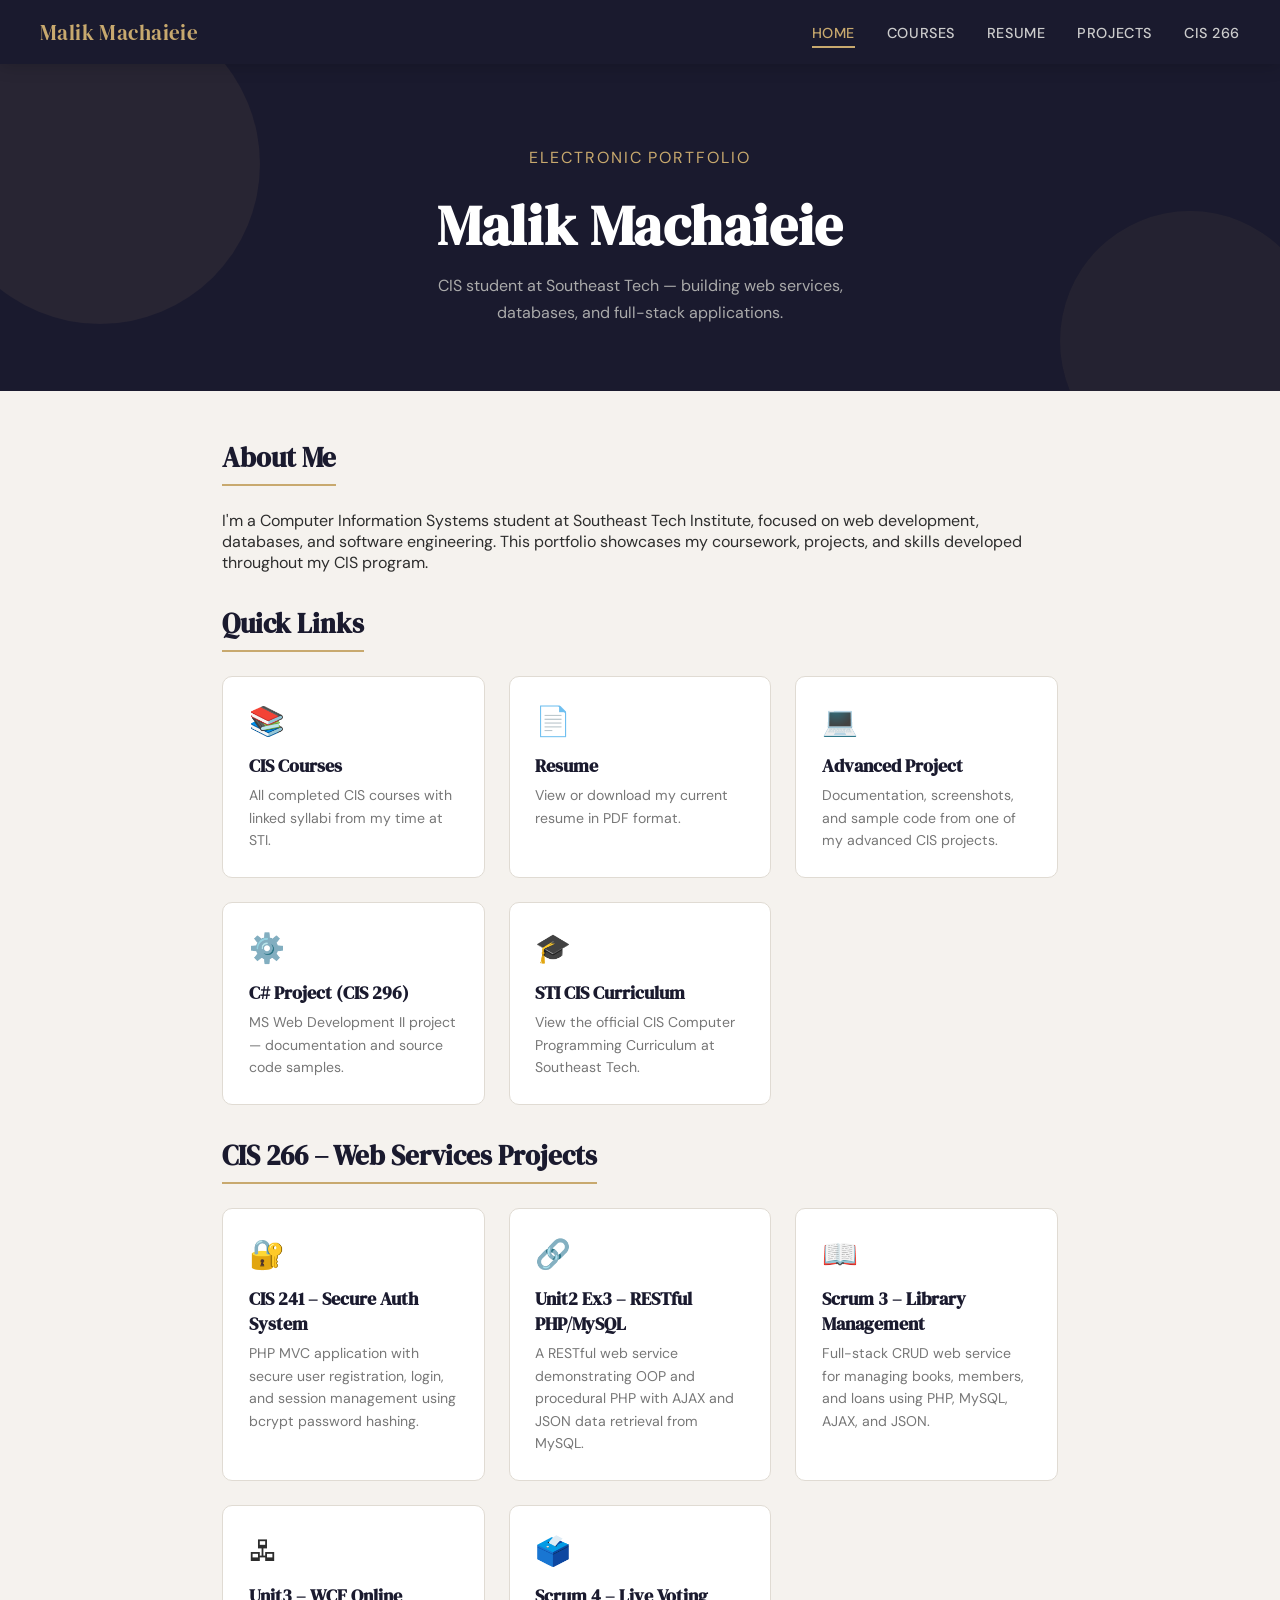
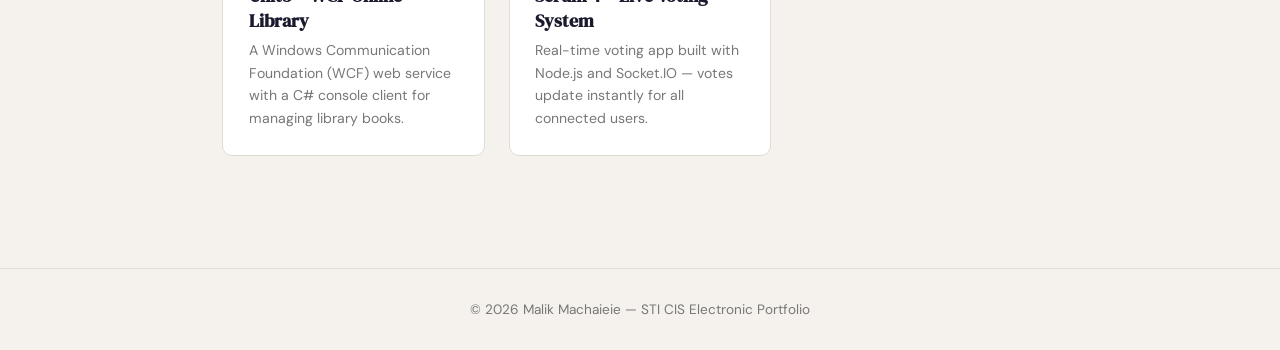
<file: index.html>
<!DOCTYPE html>
<html lang="en">
<head>
    <meta charset="UTF-8" />
    <meta name="viewport" content="width=device-width, initial-scale=1.0" />
    <title>Malik Machaieie – Portfolio</title>
    <link rel="stylesheet" href="style.css" />
</head>
<body>

    <nav>
        <a class="logo" href="index.html">Malik Machaieie</a>
        <ul>
            <li><a href="index.html" class="active">Home</a></li>
            <li><a href="CIS_Syllabi.html">Courses</a></li>
            <li><a href="pdfs/MalikMachaieieResume.pdf" target="_blank">Resume</a></li>
            <li><a href="#projects">Projects</a></li>
            <li><a href="#cis266">CIS 266</a></li>
        </ul>
    </nav>

    <header>
        <p class="subtitle">Electronic Portfolio</p>
        <h1>Malik Machaieie</h1>
        <p>CIS student at Southeast Tech — building web services, databases, and full-stack applications.</p>
    </header>

    <main>

        <h2 class="section-title">About Me</h2>
        <p class="mb-4">
            I'm a Computer Information Systems student at Southeast Tech Institute, focused on web development,
            databases, and software engineering. This portfolio showcases my coursework, projects, and skills
            developed throughout my CIS program.
        </p>

        <h2 class="section-title" id="projects">Quick Links</h2>
        <div class="card-grid mb-4">

            <a class="card" href="CIS_Syllabi.html">
                <div class="card-icon">📚</div>
                <h3>CIS Courses</h3>
                <p>All completed CIS courses with linked syllabi from my time at STI.</p>
            </a>

            <a class="card" href="pdfs/MalikMachaieieResume.pdf" target="_blank">
                <div class="card-icon">📄</div>
                <h3>Resume</h3>
                <p>View or download my current resume in PDF format.</p>
            </a>

            <a class="card" href="projects/advanced-project.html">
                <div class="card-icon">💻</div>
                <h3>Advanced Project</h3>
                <p>Documentation, screenshots, and sample code from one of my advanced CIS projects.</p>
            </a>

            <a class="card" href="projects/cis296-project.html">
                <div class="card-icon">⚙️</div>
                <h3>C# Project (CIS 296)</h3>
                <p>MS Web Development II project — documentation and source code samples.</p>
            </a>

            <a class="card" href="http://catalog.southeasttech.edu/preview_program.php?catoid=17&poid=2004&hl=%22programming%22" target="_blank">
                <div class="card-icon">🎓</div>
                <h3>STI CIS Curriculum</h3>
                <p>View the official CIS Computer Programming Curriculum at Southeast Tech.</p>
            </a>

        </div>

        <h2 class="section-title" id="cis266">CIS 266 – Web Services Projects</h2>
        <div class="card-grid mb-4">

            <a class="card" href="projects/cis241-project.html">
                <div class="card-icon">🔐</div>
                <h3>CIS 241 – Secure Auth System</h3>
                <p>PHP MVC application with secure user registration, login, and session management using bcrypt password hashing.</p>
            </a>

            <a class="card" href="projects/unit2-ex3.html">
                <div class="card-icon">🔗</div>
                <h3>Unit2 Ex3 – RESTful PHP/MySQL</h3>
                <p>A RESTful web service demonstrating OOP and procedural PHP with AJAX and JSON data retrieval from MySQL.</p>
            </a>

            <a class="card" href="projects/scrum3.html">
                <div class="card-icon">📖</div>
                <h3>Scrum 3 – Library Management</h3>
                <p>Full-stack CRUD web service for managing books, members, and loans using PHP, MySQL, AJAX, and JSON.</p>
            </a>

            <a class="card" href="projects/wcf-project.html">
                <div class="card-icon">🖧</div>
                <h3>Unit3 – WCF Online Library</h3>
                <p>A Windows Communication Foundation (WCF) web service with a C# console client for managing library books.</p>
            </a>

            <a class="card" href="projects/scrum4.html">
                <div class="card-icon">🗳️</div>
                <h3>Scrum 4 – Live Voting System</h3>
                <p>Real-time voting app built with Node.js and Socket.IO — votes update instantly for all connected users.</p>
            </a>

        </div>

    </main>

    <footer>
        &copy; 2026 Malik Machaieie &mdash; STI CIS Electronic Portfolio
    </footer>

</body>
</html>
</file>
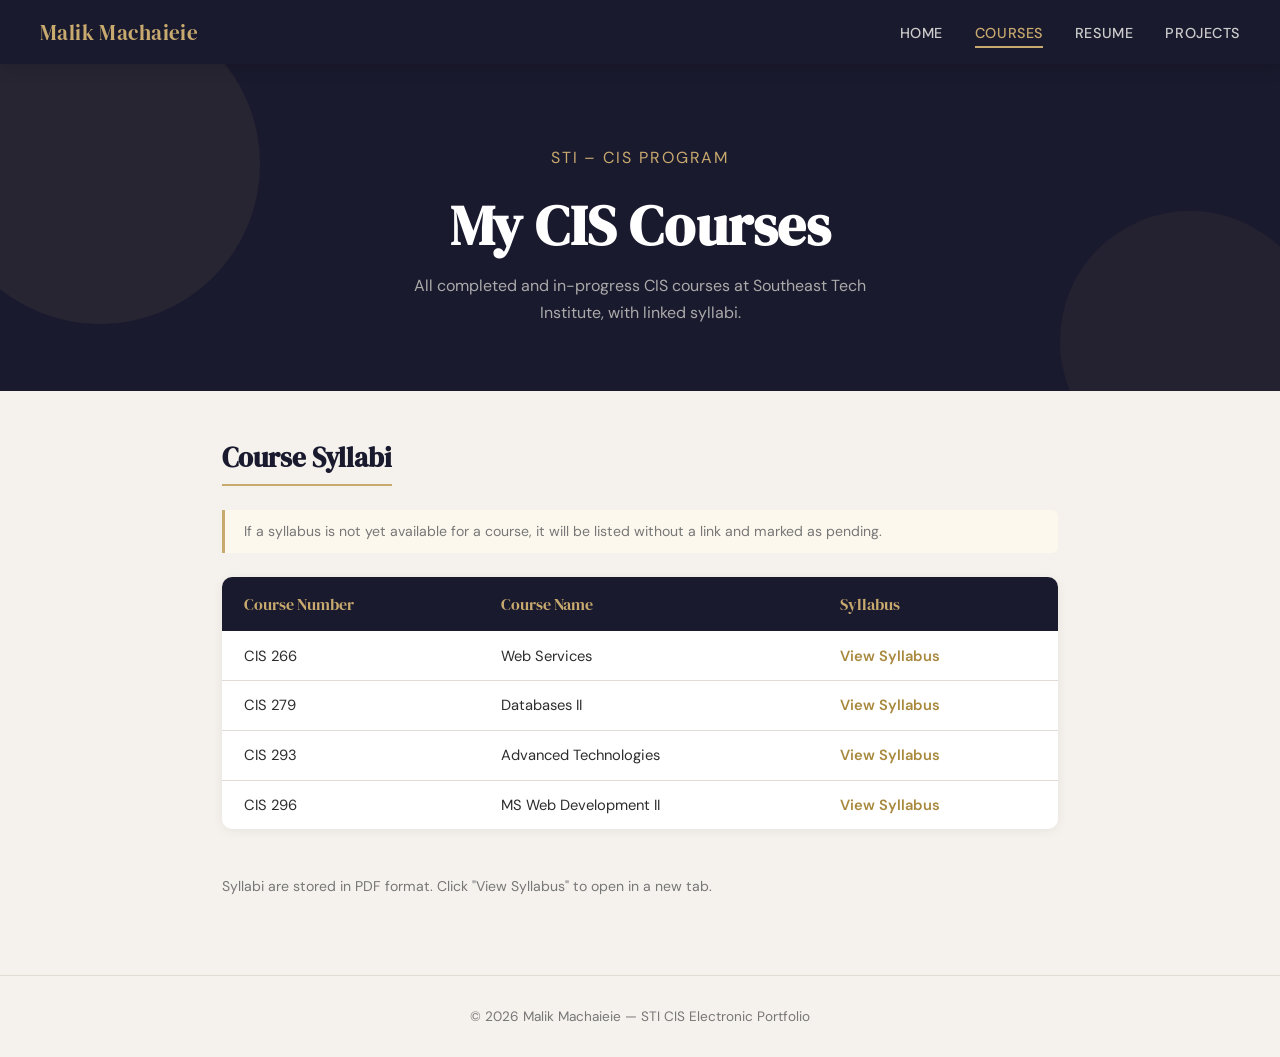
<file: CIS_Syllabi.html>
<!DOCTYPE html>
<html lang="en">
<head>
  <meta charset="UTF-8" />
  <meta name="viewport" content="width=device-width, initial-scale=1.0"/>
  <title>CIS Courses – Malik Machaieie</title>
  <link rel="stylesheet" href="style.css" />
</head>
<body>

  <nav>
    <a class="logo" href="index.html">Malik Machaieie</a>
    <ul>
      <li><a href="index.html">Home</a></li>
      <li><a href="CIS_Syllabi.html" class="active">Courses</a></li>
      <li><a href="pdfs/MalikMachaieieResume.pdf" target="_blank">Resume</a></li>
      <li><a href="index.html#projects">Projects</a></li>
    </ul>
  </nav>

  <header>
    <p class="subtitle">STI – CIS Program</p>
    <h1>My CIS Courses</h1>
    <p>All completed and in-progress CIS courses at Southeast Tech Institute, with linked syllabi.</p>
  </header>

  <main>

    <h2 class="section-title">Course Syllabi</h2>

    <div class="note">
      If a syllabus is not yet available for a course, it will be listed without a link and marked as pending.
    </div>

    <table class="syllabus-table">
      <thead>
        <tr>
          <th>Course Number</th>
          <th>Course Name</th>
          <th>Syllabus</th>
        </tr>
      </thead>
      <tbody>
        <tr>
          <td>CIS 266</td>
          <td>Web Services</td>
          <td><a href="pdfs/syllabi/CIS266_Syllabus.pdf" target="_blank">View Syllabus</a></td>
        </tr>
        <tr>
          <td>CIS 279</td>
          <td>Databases II</td>
          <td><a href="pdfs/syllabi/CIS279_Syllabus.pdf" target="_blank">View Syllabus</a></td>
        </tr>
        <tr>
          <td>CIS 293</td>
          <td>Advanced Technologies</td>
          <td><a href="pdfs/syllabi/CIS293_Syllabus.pdf" target="_blank">View Syllabus</a></td>
        </tr>
        <tr>
          <td>CIS 296</td>
          <td>MS Web Development II</td>
          <td><a href="pdfs/syllabi/CIS296_Syllabus.pdf" target="_blank">View Syllabus</a></td>
        </tr>
      </tbody>
    </table>

    <p style="font-size:0.88rem; color: var(--text-muted);">
      Syllabi are stored in PDF format. Click "View Syllabus" to open in a new tab.
    </p>

  </main>

  <footer>
    &copy; 2026 Malik Machaieie &mdash; STI CIS Electronic Portfolio
  </footer>

</body>
</html>
</file>
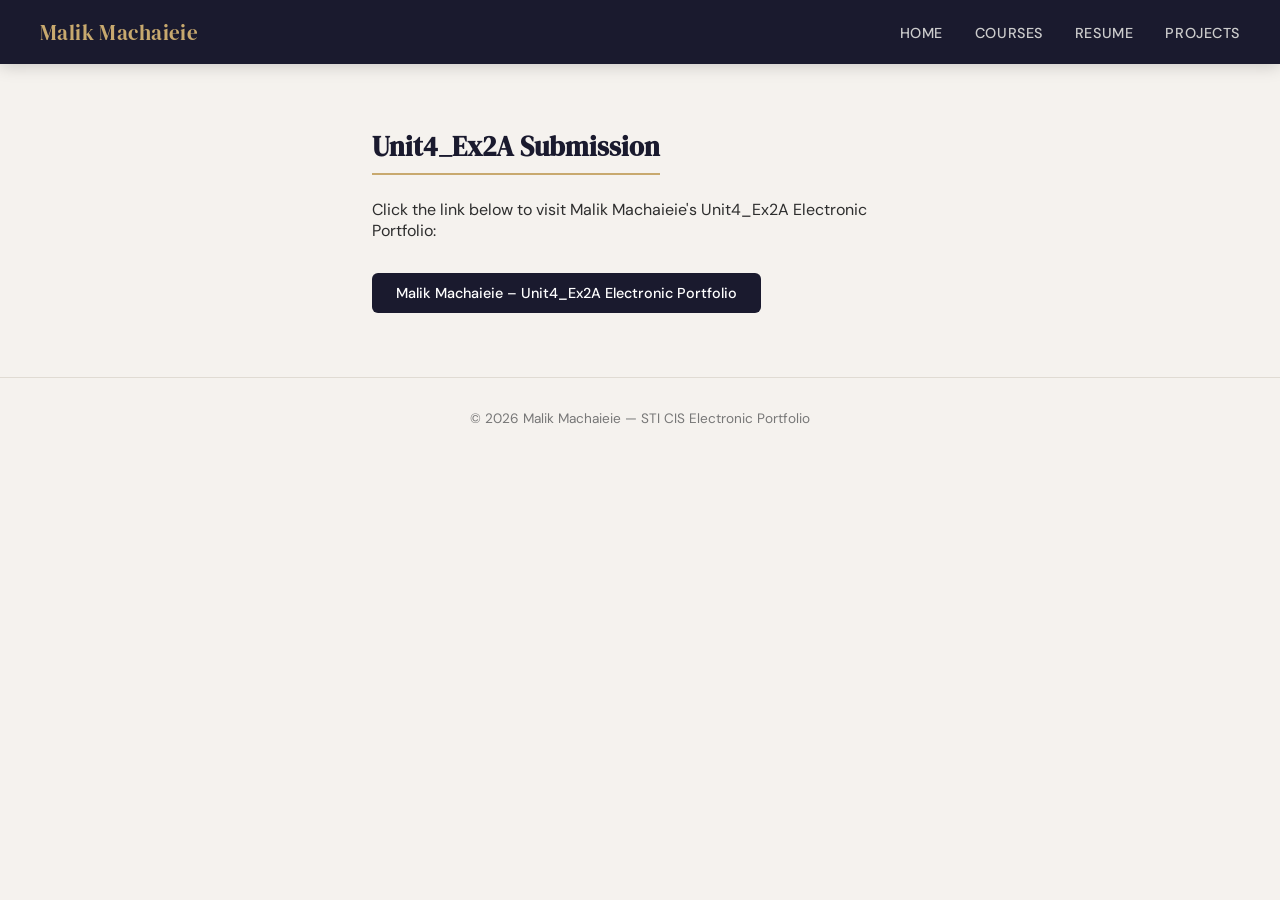
<file: LstF_Unit4_Ex2A.html>
<!DOCTYPE html>
<html lang="en">
<head>
  <meta charset="UTF-8" />
  <meta name="viewport" content="width=device-width, initial-scale=1.0"/>
  <title>Unit4 Ex2A Submission – Malik Machaieie</title>
  <link rel="stylesheet" href="style.css" />
</head>
<body>

  <nav>
    <a class="logo" href="index.html">Malik Machaieie</a>
    <ul>
      <li><a href="index.html">Home</a></li>
      <li><a href="CIS_Syllabi.html">Courses</a></li>
      <li><a href="pdfs/MalikMachaieieResume.pdf" target="_blank">Resume</a></li>
      <li><a href="index.html#projects">Projects</a></li>
    </ul>
  </nav>

  <main style="max-width:600px; margin: 4rem auto; padding: 0 2rem;">
    <h2 class="section-title">Unit4_Ex2A Submission</h2>
    <p style="margin-bottom:1.5rem;">
      Click the link below to visit Malik Machaieie's Unit4_Ex2A Electronic Portfolio:
    </p>
    <a class="btn" href="https://likiyadiig.github.io/portfolio/index.html" target="_blank">
      Malik Machaieie – Unit4_Ex2A Electronic Portfolio
    </a>
  </main>

  <footer>
    &copy; 2026 Malik Machaieie &mdash; STI CIS Electronic Portfolio
  </footer>

</body>
</html>
</file>
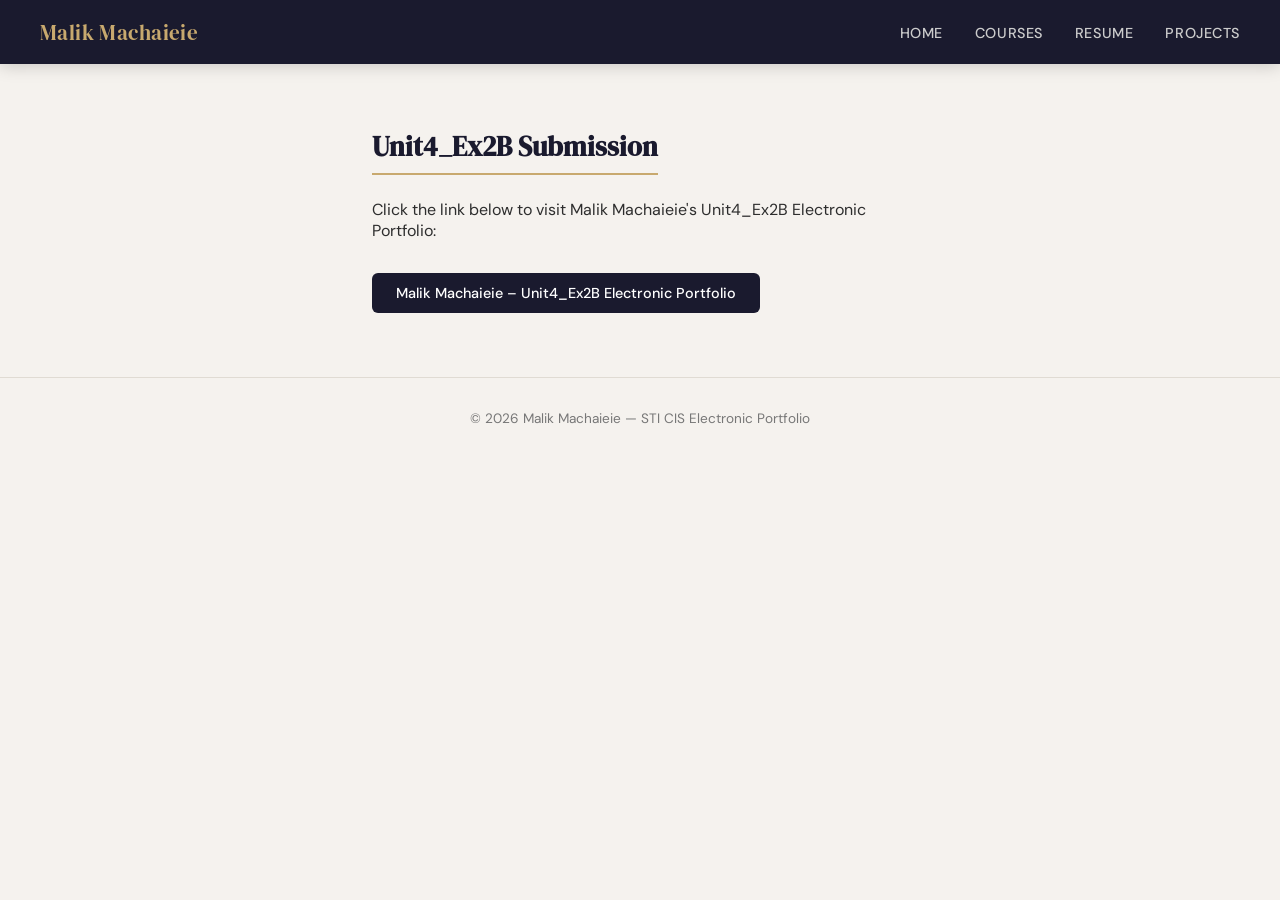
<file: LstF_Unit4_Ex2B.html>
<!DOCTYPE html>
<html lang="en">
<head>
  <meta charset="UTF-8" />
  <meta name="viewport" content="width=device-width, initial-scale=1.0"/>
  <title>Unit4 Ex2B Submission – Malik Machaieie</title>
  <link rel="stylesheet" href="style.css" />
</head>
<body>

  <nav>
    <a class="logo" href="index.html">Malik Machaieie</a>
    <ul>
      <li><a href="index.html">Home</a></li>
      <li><a href="CIS_Syllabi.html">Courses</a></li>
      <li><a href="pdfs/MalikMachaieieResume.pdf" target="_blank">Resume</a></li>
      <li><a href="index.html#projects">Projects</a></li>
    </ul>
  </nav>

  <main style="max-width:600px; margin: 4rem auto; padding: 0 2rem;">
    <h2 class="section-title">Unit4_Ex2B Submission</h2>
    <p style="margin-bottom:1.5rem;">
      Click the link below to visit Malik Machaieie's Unit4_Ex2B Electronic Portfolio:
    </p>
    <a class="btn" href="https://likiyadiig.github.io/portfolio/index.html" target="_blank">
      Malik Machaieie – Unit4_Ex2B Electronic Portfolio
    </a>
  </main>

  <footer>
    &copy; 2026 Malik Machaieie &mdash; STI CIS Electronic Portfolio
  </footer>

</body>
</html>
</file>
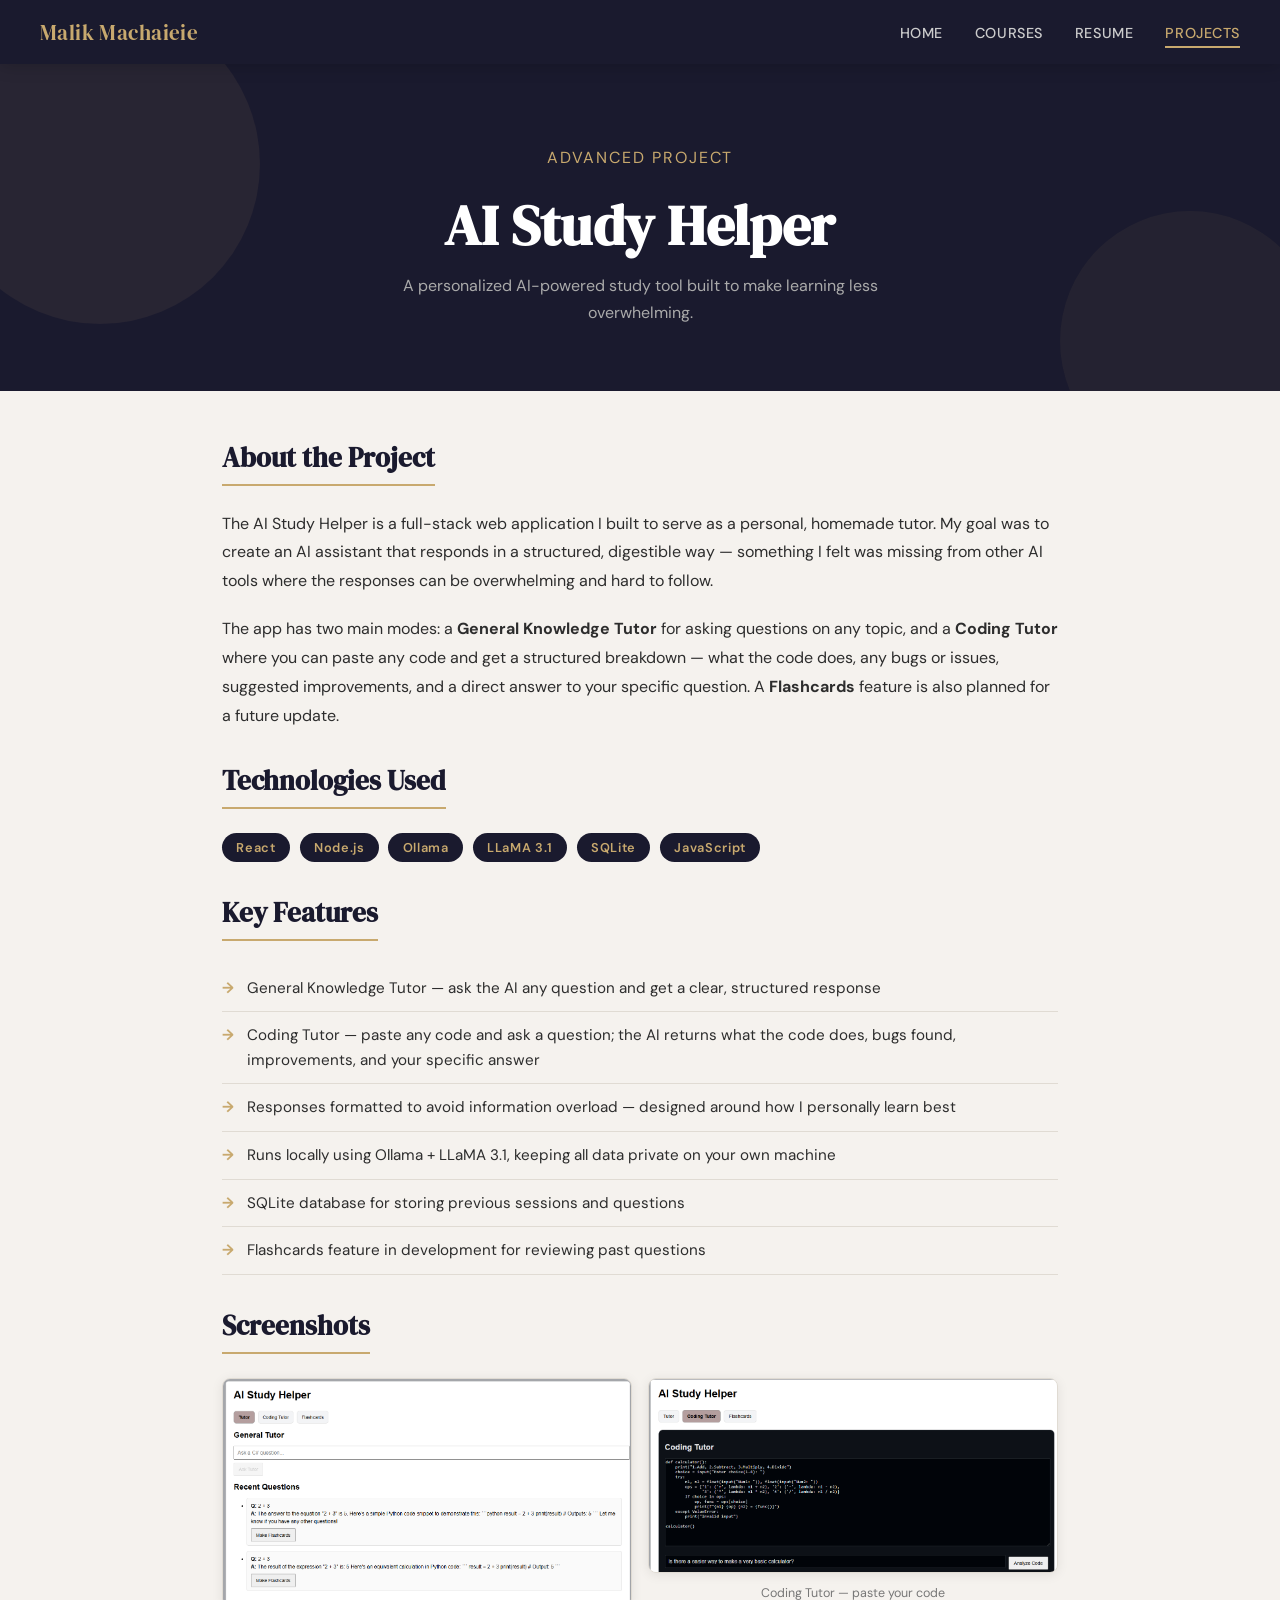
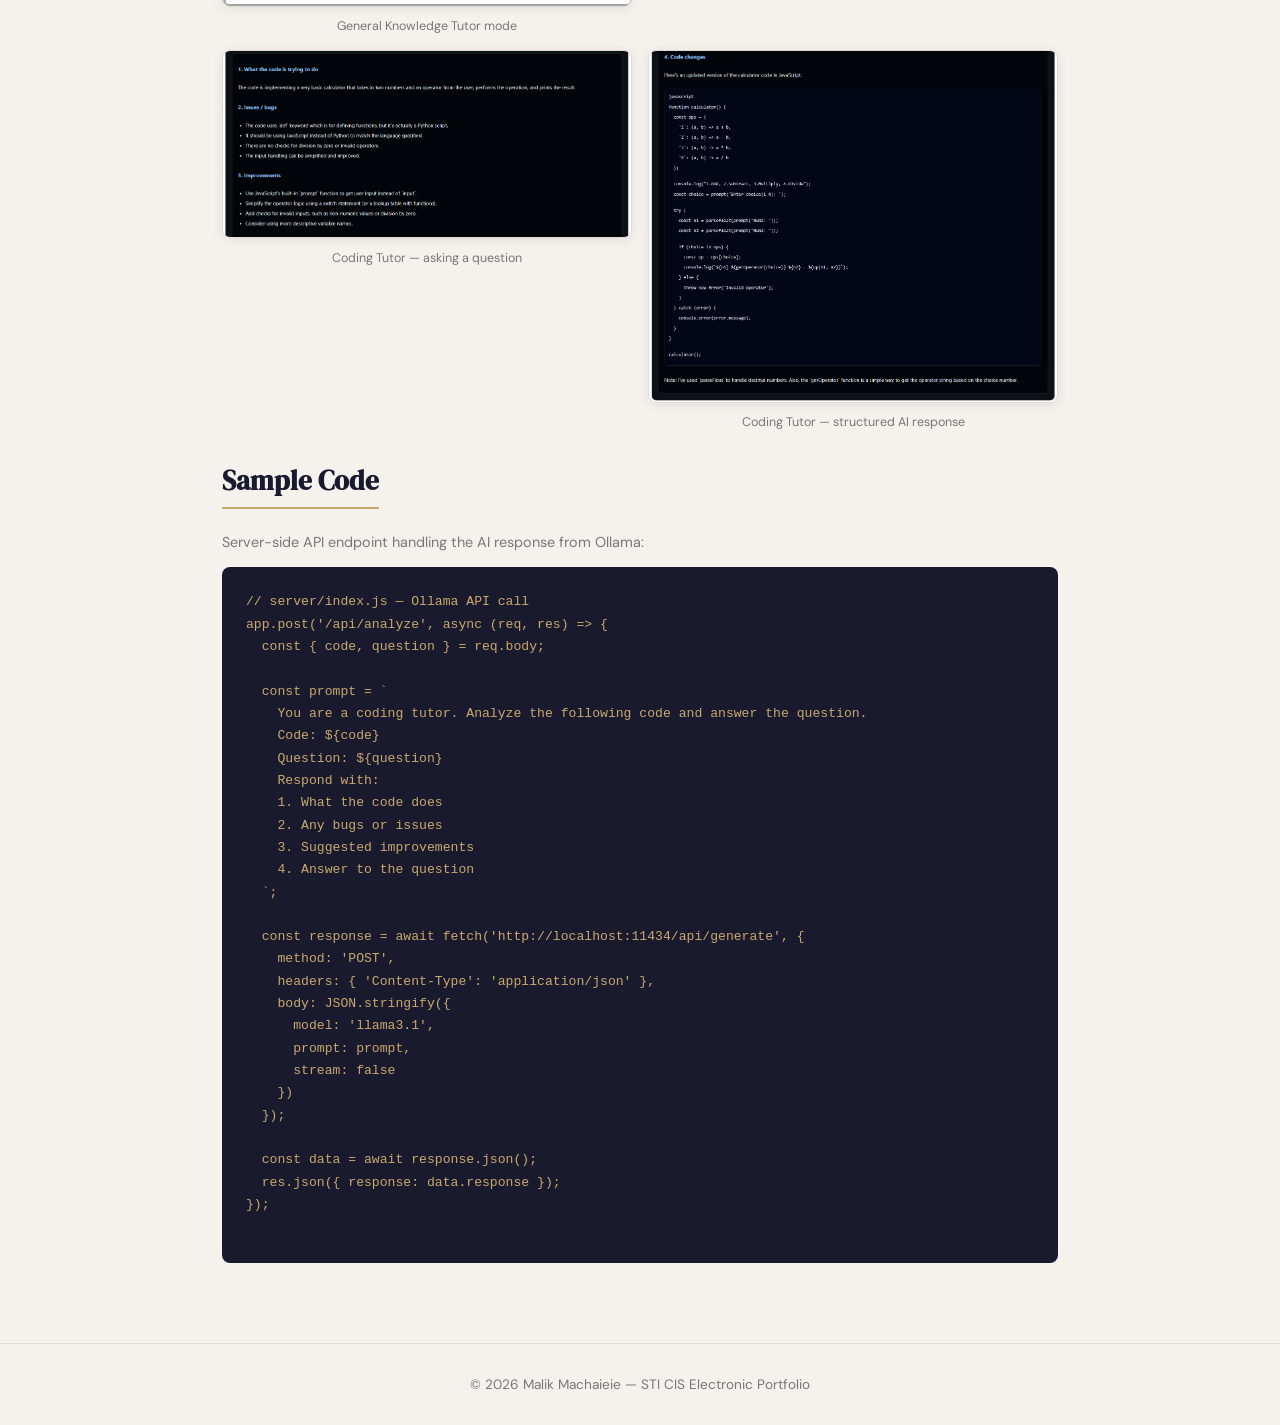
<file: projects/advanced-project.html>
<!DOCTYPE html>
<html lang="en">
<head>
    <meta charset="UTF-8" />
    <meta name="viewport" content="width=device-width, initial-scale=1.0" />
    <title>AI Study Helper – Malik Machaieie</title>
    <link rel="stylesheet" href="../style.css" />
    <style>
        .tech-stack {
            display: flex;
            flex-wrap: wrap;
            gap: 0.6rem;
            margin-bottom: 2rem;
        }

        .tech-badge {
            background: var(--primary);
            color: var(--accent);
            font-size: 0.8rem;
            font-weight: 600;
            letter-spacing: 0.05em;
            padding: 0.35rem 0.9rem;
            border-radius: 20px;
        }

        .feature-list {
            list-style: none;
            padding: 0;
            margin-bottom: 2rem;
        }

            .feature-list li {
                padding: 0.7rem 0;
                border-bottom: 1px solid var(--border);
                font-size: 0.95rem;
                line-height: 1.6;
                display: flex;
                gap: 0.8rem;
            }

                .feature-list li::before {
                    content: '→';
                    color: var(--accent);
                    font-weight: bold;
                    flex-shrink: 0;
                }

        .screenshot-grid {
            display: grid;
            grid-template-columns: 1fr 1fr;
            gap: 1rem;
            margin-bottom: 2rem;
        }

            .screenshot-grid img {
                width: 100%;
                border-radius: 8px;
                border: 1px solid var(--border);
                box-shadow: 0 2px 12px rgba(0,0,0,0.08);
            }

        .screenshot-caption {
            text-align: center;
            font-size: 0.78rem;
            color: var(--text-muted);
            margin-top: 0.4rem;
        }

        @media (max-width: 600px) {
            .screenshot-grid {
                grid-template-columns: 1fr;
            }
        }
    </style>
</head>
<body>

    <nav>
        <a class="logo" href="../index.html">Malik Machaieie</a>
        <ul>
            <li><a href="../index.html">Home</a></li>
            <li><a href="../CIS_Syllabi.html">Courses</a></li>
            <li><a href="../pdfs/MalikMachaieieResume.pdf" target="_blank">Resume</a></li>
            <li><a href="../index.html#projects" class="active">Projects</a></li>
        </ul>
    </nav>

    <header>
        <p class="subtitle">Advanced Project</p>
        <h1>AI Study Helper</h1>
        <p>A personalized AI-powered study tool built to make learning less overwhelming.</p>
    </header>

    <main>

        <h2 class="section-title">About the Project</h2>
        <p style="margin-bottom:1.2rem; line-height:1.8;">
            The AI Study Helper is a full-stack web application I built to serve as a personal, homemade tutor.
            My goal was to create an AI assistant that responds in a structured, digestible way — something I felt
            was missing from other AI tools where the responses can be overwhelming and hard to follow.
        </p>
        <p style="margin-bottom:2rem; line-height:1.8;">
            The app has two main modes: a <strong>General Knowledge Tutor</strong> for asking questions on any topic,
            and a <strong>Coding Tutor</strong> where you can paste any code and get a structured breakdown — what the
            code does, any bugs or issues, suggested improvements, and a direct answer to your specific question.
            A <strong>Flashcards</strong> feature is also planned for a future update.
        </p>

        <h2 class="section-title">Technologies Used</h2>
        <div class="tech-stack">
            <span class="tech-badge">React</span>
            <span class="tech-badge">Node.js</span>
            <span class="tech-badge">Ollama</span>
            <span class="tech-badge">LLaMA 3.1</span>
            <span class="tech-badge">SQLite</span>
            <span class="tech-badge">JavaScript</span>
        </div>

        <h2 class="section-title">Key Features</h2>
        <ul class="feature-list">
            <li>General Knowledge Tutor — ask the AI any question and get a clear, structured response</li>
            <li>Coding Tutor — paste any code and ask a question; the AI returns what the code does, bugs found, improvements, and your specific answer</li>
            <li>Responses formatted to avoid information overload — designed around how I personally learn best</li>
            <li>Runs locally using Ollama + LLaMA 3.1, keeping all data private on your own machine</li>
            <li>SQLite database for storing previous sessions and questions</li>
            <li>Flashcards feature in development for reviewing past questions</li>
        </ul>

        <h2 class="section-title">Screenshots</h2>
        <div class="screenshot-grid">
            <div>
                <img src="images/ai-study-helper-1.png" alt="General Knowledge Tutor" />
                <p class="screenshot-caption">General Knowledge Tutor mode</p>
            </div>
            <div>
                <img src="images/ai-study-helper-2.png" alt="Coding Tutor" />
                <p class="screenshot-caption">Coding Tutor — paste your code</p>
            </div>
            <div>
                <img src="images/ai-study-helper-3.png" alt="Coding Tutor analyzing" />
                <p class="screenshot-caption">Coding Tutor — asking a question</p>
            </div>
            <div>
                <img src="images/ai-study-helper-4.png" alt="Coding Tutor response" />
                <p class="screenshot-caption">Coding Tutor — structured AI response</p>
            </div>
        </div>

        <h2 class="section-title">Sample Code</h2>
        <p style="margin-bottom:1rem; font-size:0.9rem; color:var(--text-muted);">Server-side API endpoint handling the AI response from Ollama:</p>
        <pre style="background:#1a1a2e; color:#c8a96e; padding:1.5rem; border-radius:8px; overflow-x:auto; font-size:0.82rem; line-height:1.7;">
// server/index.js — Ollama API call
app.post('/api/analyze', async (req, res) => {
  const { code, question } = req.body;

  const prompt = `
    You are a coding tutor. Analyze the following code and answer the question.
    Code: ${code}
    Question: ${question}
    Respond with:
    1. What the code does
    2. Any bugs or issues
    3. Suggested improvements
    4. Answer to the question
  `;

  const response = await fetch('http://localhost:11434/api/generate', {
    method: 'POST',
    headers: { 'Content-Type': 'application/json' },
    body: JSON.stringify({
      model: 'llama3.1',
      prompt: prompt,
      stream: false
    })
  });

  const data = await response.json();
  res.json({ response: data.response });
});
    </pre>

    </main>

    <footer>
        &copy; 2026 Malik Machaieie &mdash; STI CIS Electronic Portfolio
    </footer>

</body>
</html>
</file>
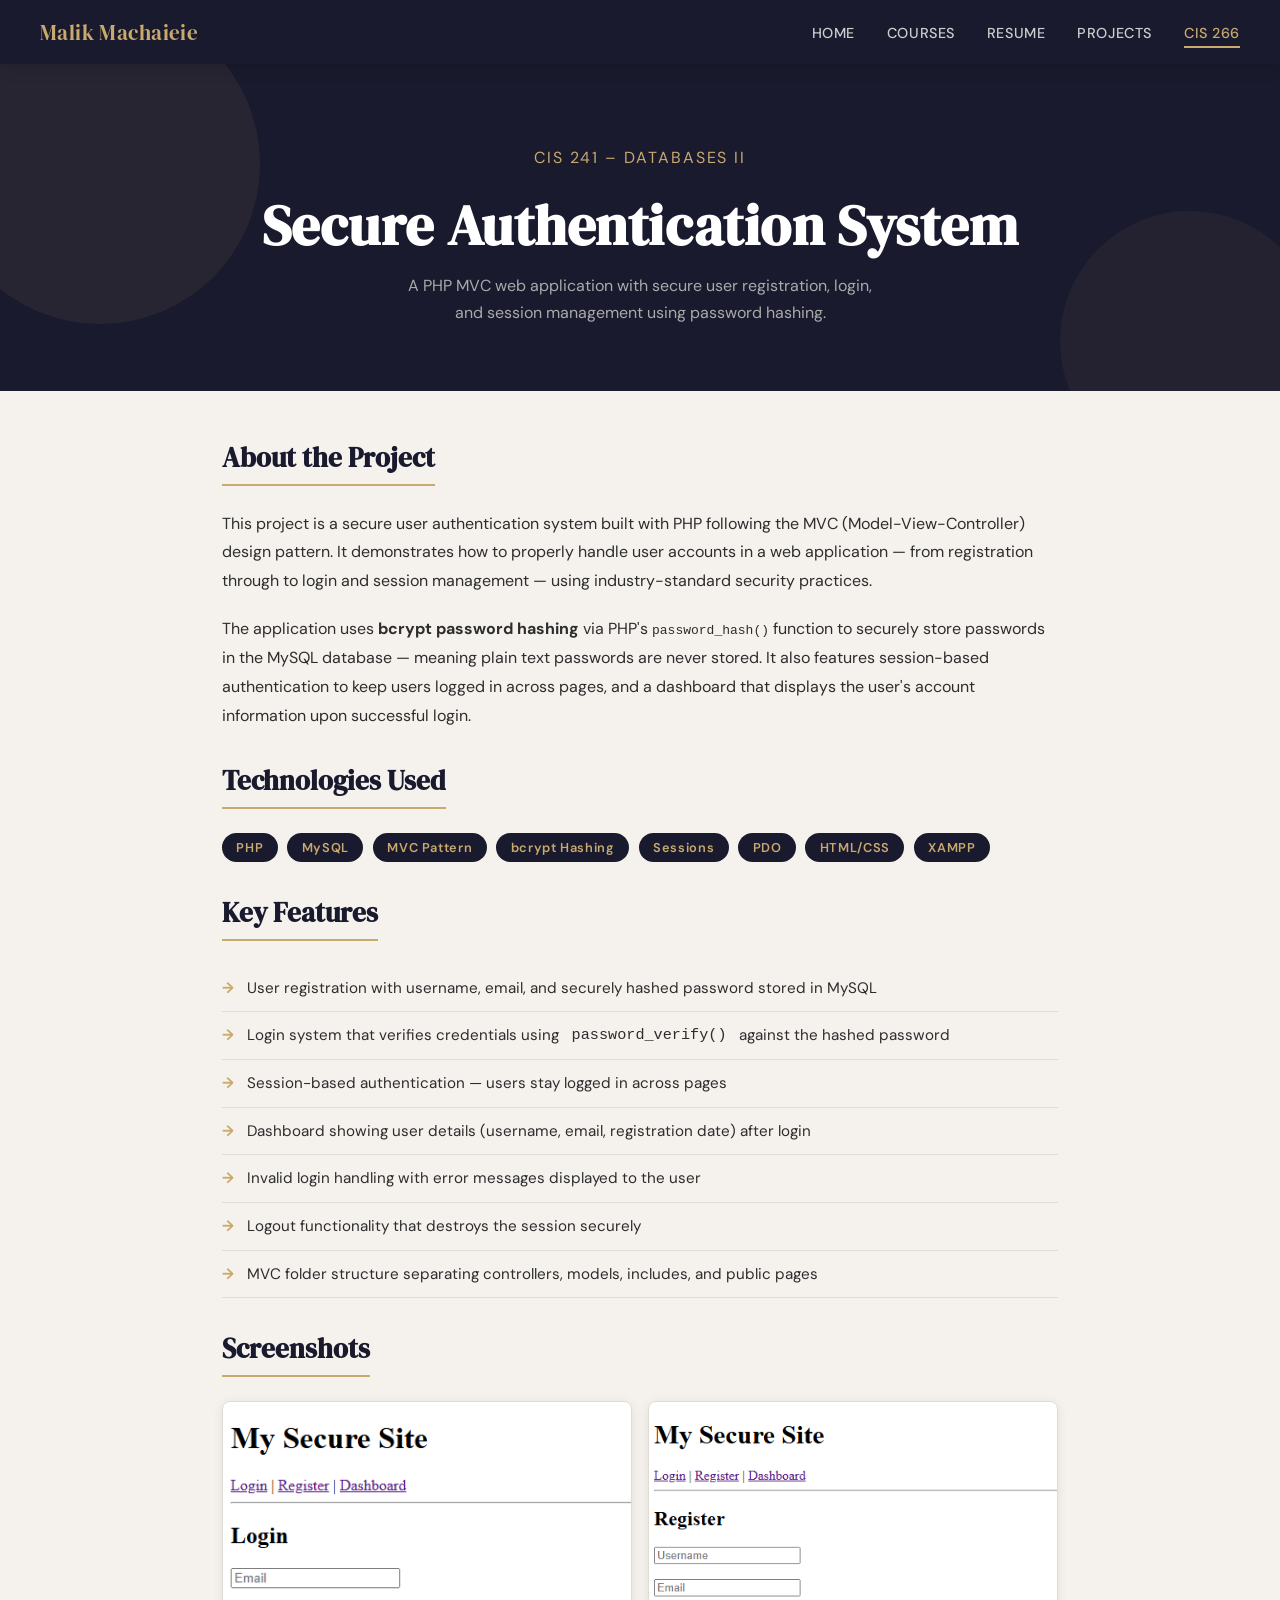
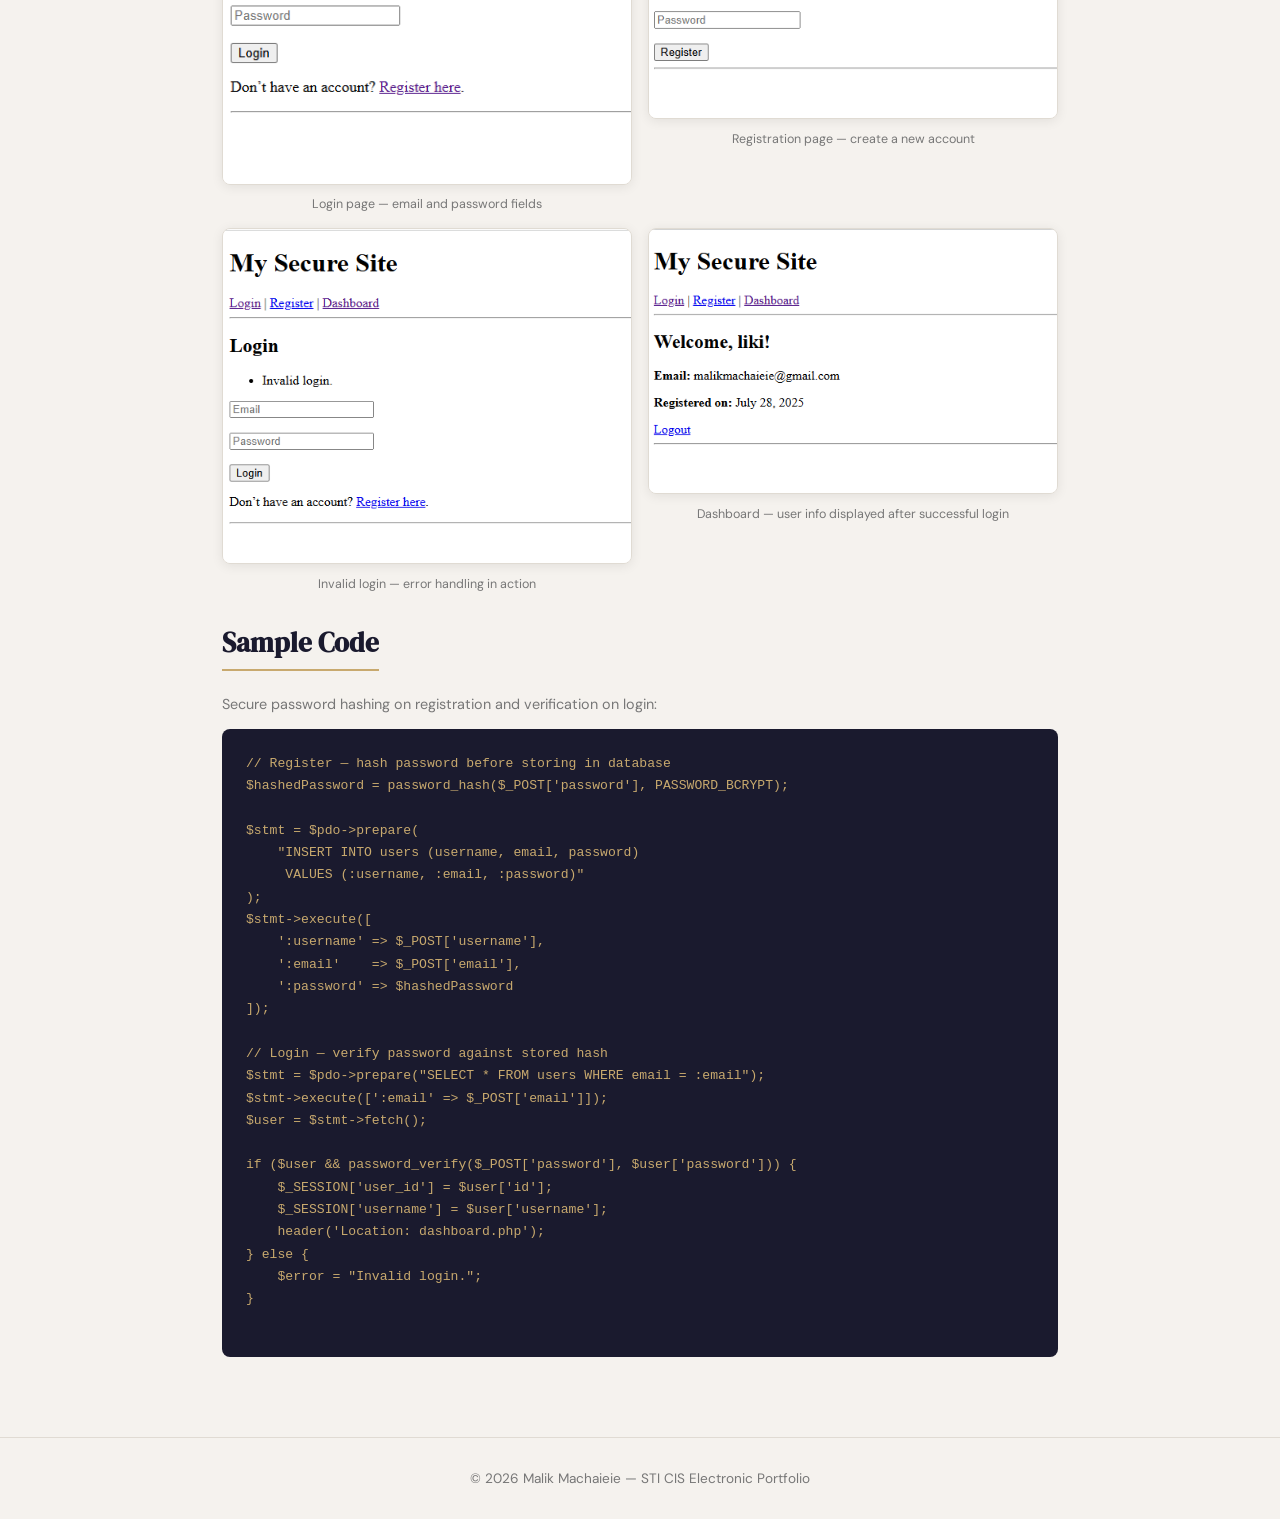
<file: projects/cis241-project.html>
<!DOCTYPE html>
<html lang="en">
<head>
    <meta charset="UTF-8" />
    <meta name="viewport" content="width=device-width, initial-scale=1.0" />
    <title>CIS 241 – Secure Auth – Malik Machaieie</title>
    <link rel="stylesheet" href="../style.css" />
    <style>
        .tech-stack {
            display: flex;
            flex-wrap: wrap;
            gap: 0.6rem;
            margin-bottom: 2rem;
        }

        .tech-badge {
            background: var(--primary);
            color: var(--accent);
            font-size: 0.8rem;
            font-weight: 600;
            letter-spacing: 0.05em;
            padding: 0.35rem 0.9rem;
            border-radius: 20px;
        }

        .feature-list {
            list-style: none;
            padding: 0;
            margin-bottom: 2rem;
        }

            .feature-list li {
                padding: 0.7rem 0;
                border-bottom: 1px solid var(--border);
                font-size: 0.95rem;
                line-height: 1.6;
                display: flex;
                gap: 0.8rem;
            }

                .feature-list li::before {
                    content: '→';
                    color: var(--accent);
                    font-weight: bold;
                    flex-shrink: 0;
                }

        .screenshot-grid {
            display: grid;
            grid-template-columns: 1fr 1fr;
            gap: 1rem;
            margin-bottom: 2rem;
        }

            .screenshot-grid img {
                width: 100%;
                border-radius: 8px;
                border: 1px solid var(--border);
                box-shadow: 0 2px 12px rgba(0,0,0,0.08);
                cursor: pointer;
            }

        .screenshot-caption {
            text-align: center;
            font-size: 0.78rem;
            color: var(--text-muted);
            margin-top: 0.4rem;
        }

        @media (max-width: 600px) {
            .screenshot-grid {
                grid-template-columns: 1fr;
            }
        }
    </style>
</head>
<body>

    <nav>
        <a class="logo" href="../index.html">Malik Machaieie</a>
        <ul>
            <li><a href="../index.html">Home</a></li>
            <li><a href="../CIS_Syllabi.html">Courses</a></li>
            <li><a href="../pdfs/MalikMachaieieResume.pdf" target="_blank">Resume</a></li>
            <li><a href="../index.html#projects">Projects</a></li>
            <li><a href="../index.html#cis266" class="active">CIS 266</a></li>
        </ul>
    </nav>

    <header>
        <p class="subtitle">CIS 241 – Databases II</p>
        <h1>Secure Authentication System</h1>
        <p>A PHP MVC web application with secure user registration, login, and session management using password hashing.</p>
    </header>

    <main>

        <h2 class="section-title">About the Project</h2>
        <p style="margin-bottom:1.2rem; line-height:1.8;">
            This project is a secure user authentication system built with PHP following the MVC
            (Model-View-Controller) design pattern. It demonstrates how to properly handle user
            accounts in a web application — from registration through to login and session management —
            using industry-standard security practices.
        </p>
        <p style="margin-bottom:2rem; line-height:1.8;">
            The application uses <strong>bcrypt password hashing</strong> via PHP's <code>password_hash()</code>
            function to securely store passwords in the MySQL database — meaning plain text passwords are
            never stored. It also features session-based authentication to keep users logged in across pages,
            and a dashboard that displays the user's account information upon successful login.
        </p>

        <h2 class="section-title">Technologies Used</h2>
        <div class="tech-stack">
            <span class="tech-badge">PHP</span>
            <span class="tech-badge">MySQL</span>
            <span class="tech-badge">MVC Pattern</span>
            <span class="tech-badge">bcrypt Hashing</span>
            <span class="tech-badge">Sessions</span>
            <span class="tech-badge">PDO</span>
            <span class="tech-badge">HTML/CSS</span>
            <span class="tech-badge">XAMPP</span>
        </div>

        <h2 class="section-title">Key Features</h2>
        <ul class="feature-list">
            <li>User registration with username, email, and securely hashed password stored in MySQL</li>
            <li>Login system that verifies credentials using <code>password_verify()</code> against the hashed password</li>
            <li>Session-based authentication — users stay logged in across pages</li>
            <li>Dashboard showing user details (username, email, registration date) after login</li>
            <li>Invalid login handling with error messages displayed to the user</li>
            <li>Logout functionality that destroys the session securely</li>
            <li>MVC folder structure separating controllers, models, includes, and public pages</li>
        </ul>

        <h2 class="section-title">Screenshots</h2>
        <div class="screenshot-grid">
            <div>
                <a href="images/cis241-1.png" target="_blank">
                    <img src="images/cis241-1.png" alt="Login Page" />
                </a>
                <p class="screenshot-caption">Login page — email and password fields</p>
            </div>
            <div>
                <a href="images/cis241-4.png" target="_blank">
                    <img src="images/cis241-4.png" alt="Register Page" />
                </a>
                <p class="screenshot-caption">Registration page — create a new account</p>
            </div>
            <div>
                <a href="images/cis241-2.png" target="_blank">
                    <img src="images/cis241-2.png" alt="Invalid Login" />
                </a>
                <p class="screenshot-caption">Invalid login — error handling in action</p>
            </div>
            <div>
                <a href="images/cis241-3.png" target="_blank">
                    <img src="images/cis241-3.png" alt="Dashboard" />
                </a>
                <p class="screenshot-caption">Dashboard — user info displayed after successful login</p>
            </div>
        </div>

        <h2 class="section-title">Sample Code</h2>
        <p style="margin-bottom:1rem; font-size:0.9rem; color:var(--text-muted);">Secure password hashing on registration and verification on login:</p>
        <pre style="background:#1a1a2e; color:#c8a96e; padding:1.5rem; border-radius:8px; overflow-x:auto; font-size:0.82rem; line-height:1.7;">
// Register — hash password before storing in database
$hashedPassword = password_hash($_POST['password'], PASSWORD_BCRYPT);

$stmt = $pdo->prepare(
    "INSERT INTO users (username, email, password)
     VALUES (:username, :email, :password)"
);
$stmt->execute([
    ':username' => $_POST['username'],
    ':email'    => $_POST['email'],
    ':password' => $hashedPassword
]);

// Login — verify password against stored hash
$stmt = $pdo->prepare("SELECT * FROM users WHERE email = :email");
$stmt->execute([':email' => $_POST['email']]);
$user = $stmt->fetch();

if ($user && password_verify($_POST['password'], $user['password'])) {
    $_SESSION['user_id'] = $user['id'];
    $_SESSION['username'] = $user['username'];
    header('Location: dashboard.php');
} else {
    $error = "Invalid login.";
}
    </pre>

    </main>

    <footer>
        &copy; 2026 Malik Machaieie &mdash; STI CIS Electronic Portfolio
    </footer>

</body>
</html>
</file>
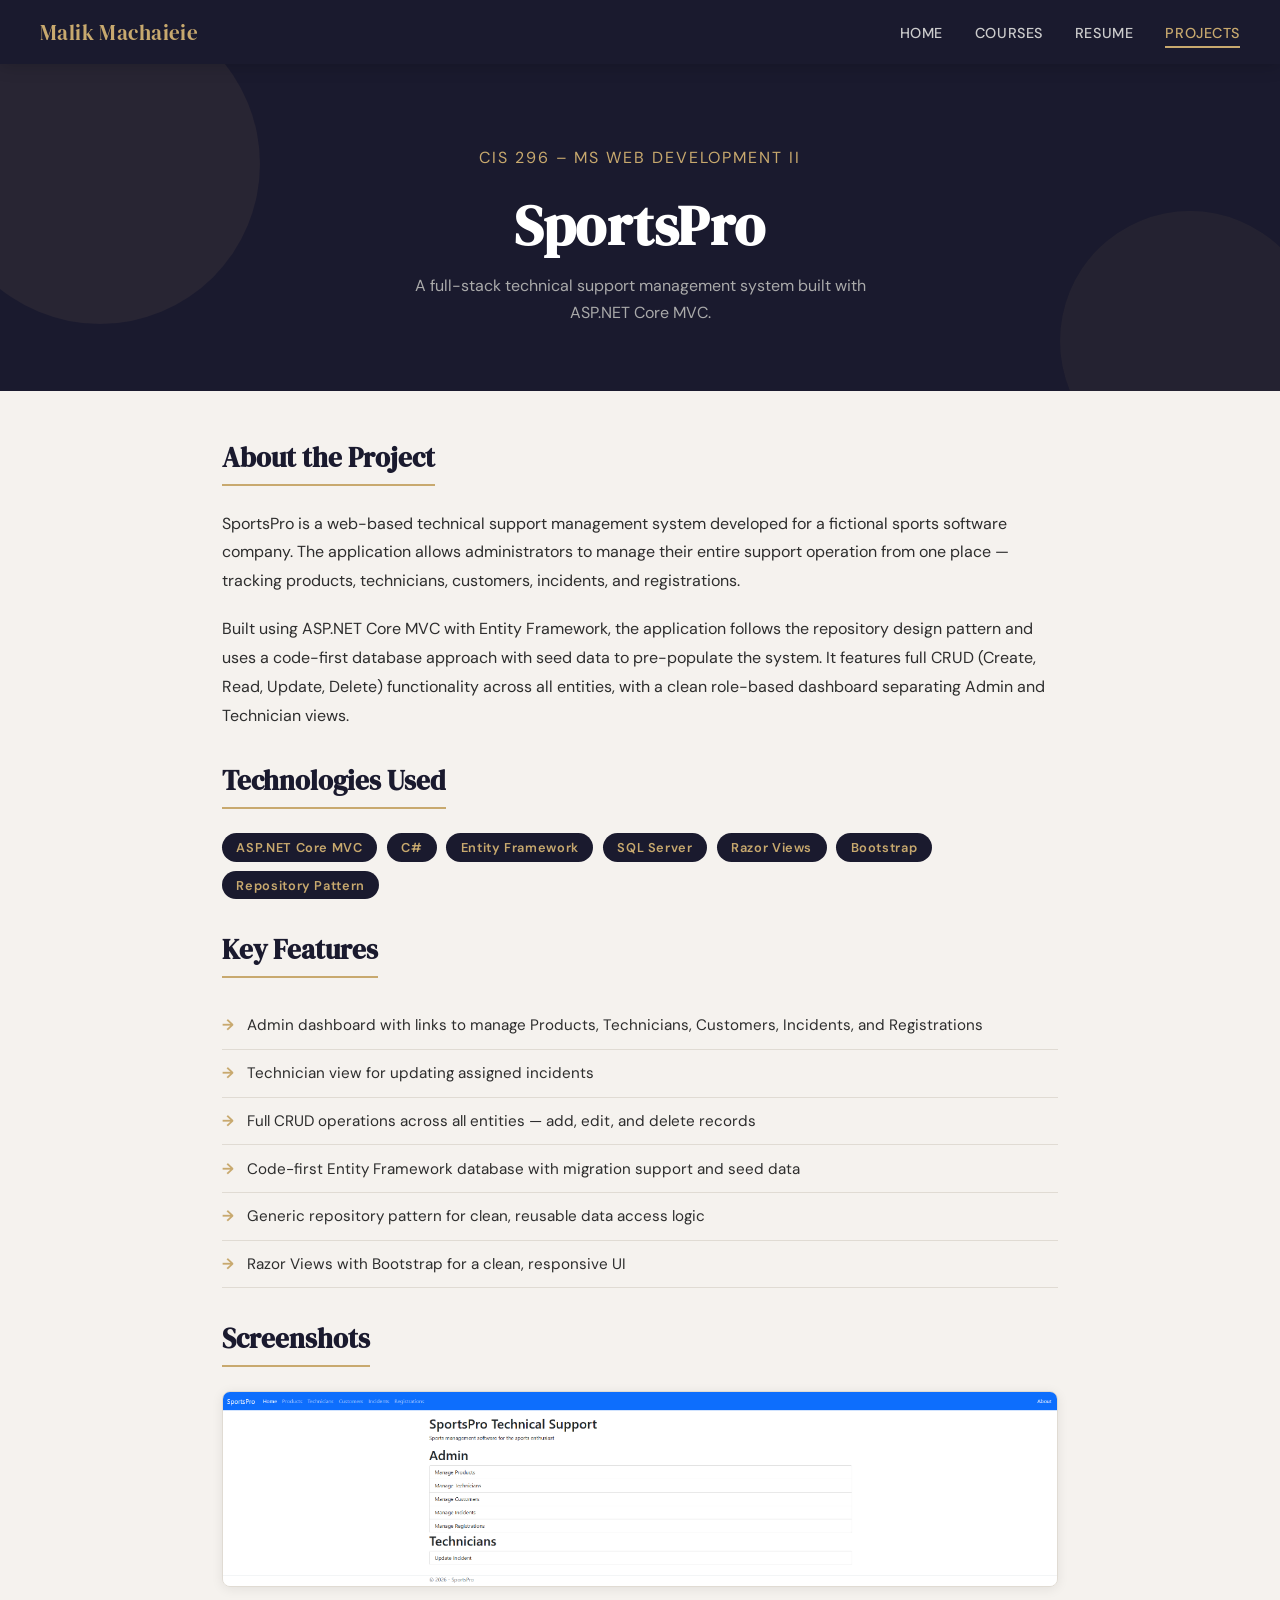
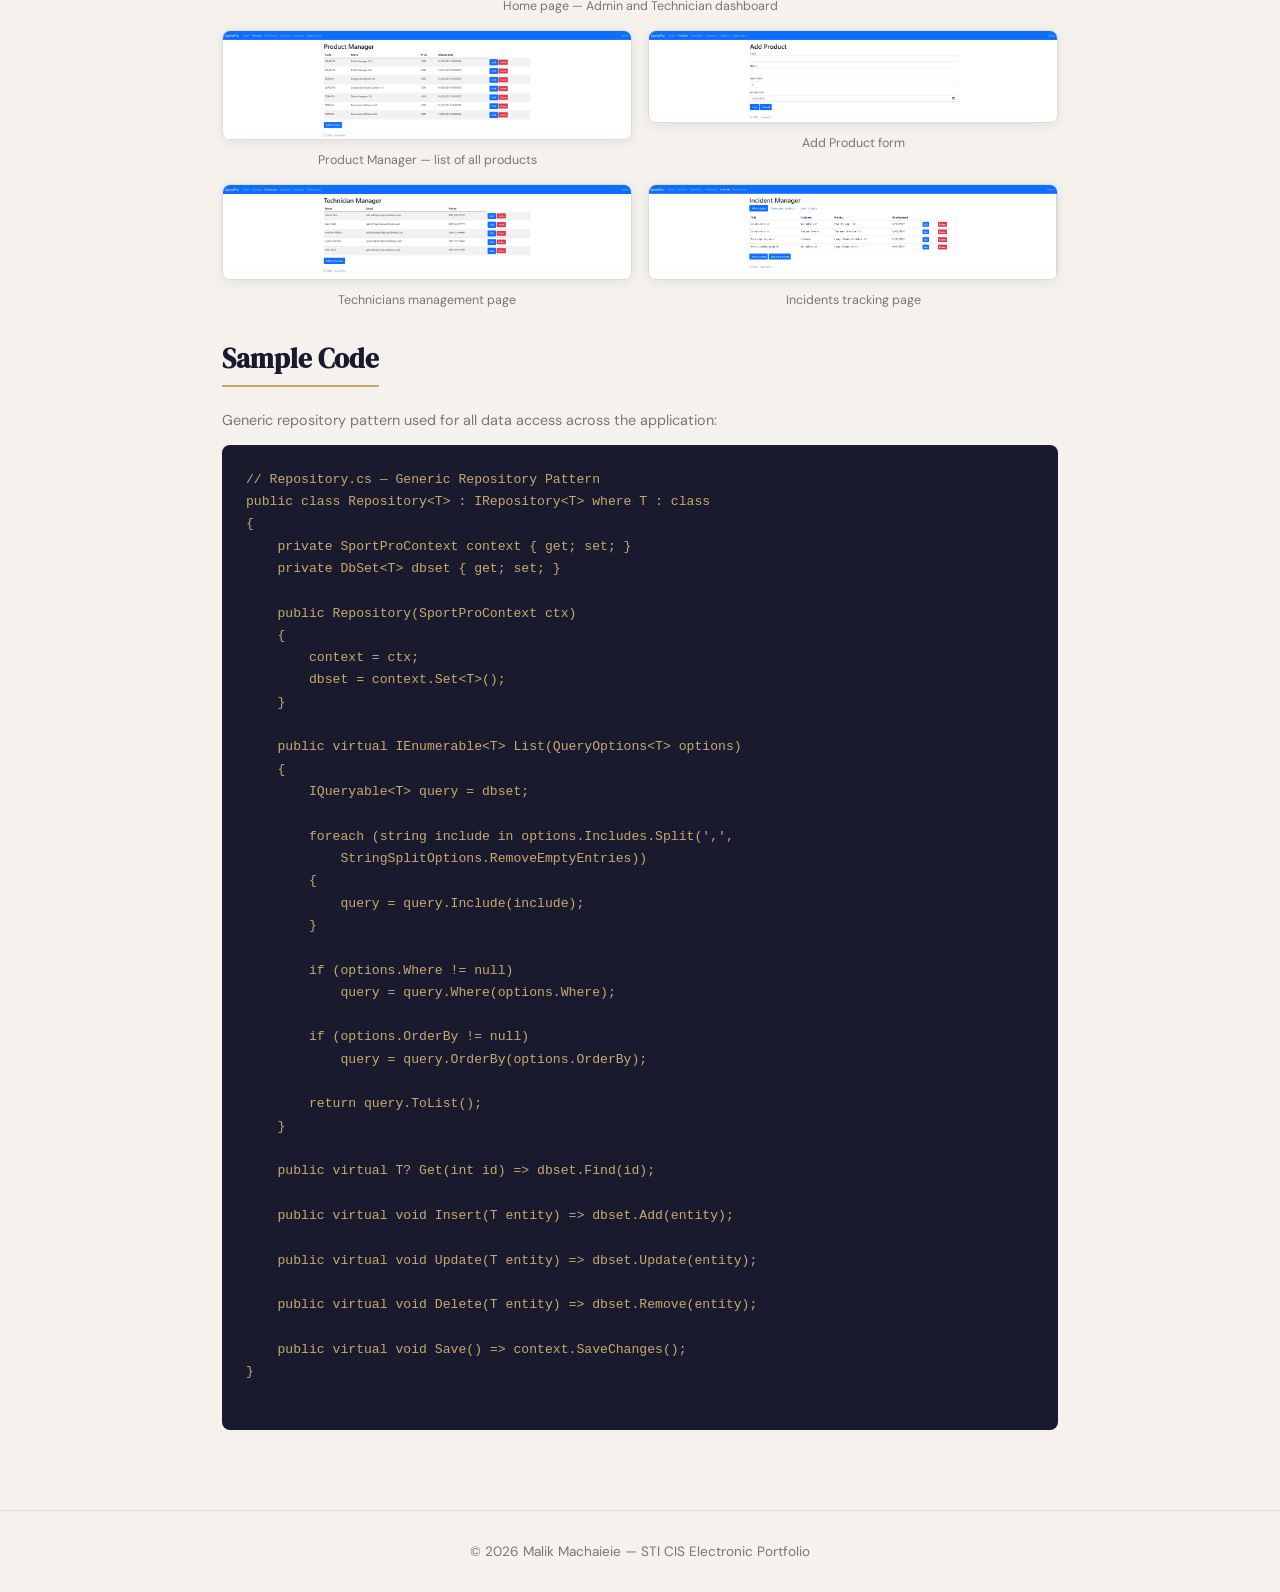
<file: projects/cis296-project.html>
<!DOCTYPE html>
<html lang="en">
<head>
    <meta charset="UTF-8" />
    <meta name="viewport" content="width=device-width, initial-scale=1.0" />
    <title>SportsPro – Malik Machaieie</title>
    <link rel="stylesheet" href="../style.css" />
    <style>
        .tech-stack {
            display: flex;
            flex-wrap: wrap;
            gap: 0.6rem;
            margin-bottom: 2rem;
        }

        .tech-badge {
            background: var(--primary);
            color: var(--accent);
            font-size: 0.8rem;
            font-weight: 600;
            letter-spacing: 0.05em;
            padding: 0.35rem 0.9rem;
            border-radius: 20px;
        }

        .feature-list {
            list-style: none;
            padding: 0;
            margin-bottom: 2rem;
        }

            .feature-list li {
                padding: 0.7rem 0;
                border-bottom: 1px solid var(--border);
                font-size: 0.95rem;
                line-height: 1.6;
                display: flex;
                gap: 0.8rem;
            }

                .feature-list li::before {
                    content: '→';
                    color: var(--accent);
                    font-weight: bold;
                    flex-shrink: 0;
                }

        .screenshot-grid {
            display: grid;
            grid-template-columns: 1fr 1fr;
            gap: 1rem;
            margin-bottom: 2rem;
        }

            .screenshot-grid img {
                width: 100%;
                border-radius: 8px;
                border: 1px solid var(--border);
                box-shadow: 0 2px 12px rgba(0,0,0,0.08);
            }

        .screenshot-caption {
            text-align: center;
            font-size: 0.78rem;
            color: var(--text-muted);
            margin-top: 0.4rem;
        }

        .screenshot-full {
            margin-bottom: 1rem;
        }

            .screenshot-full img {
                width: 100%;
                border-radius: 8px;
                border: 1px solid var(--border);
                box-shadow: 0 2px 12px rgba(0,0,0,0.08);
            }

        @media (max-width: 600px) {
            .screenshot-grid {
                grid-template-columns: 1fr;
            }
        }
    </style>
</head>
<body>

    <nav>
        <a class="logo" href="../index.html">Malik Machaieie</a>
        <ul>
            <li><a href="../index.html">Home</a></li>
            <li><a href="../CIS_Syllabi.html">Courses</a></li>
            <li><a href="../pdfs/MalikMachaieieResume.pdf" target="_blank">Resume</a></li>
            <li><a href="../index.html#projects" class="active">Projects</a></li>
        </ul>
    </nav>

    <header>
        <p class="subtitle">CIS 296 – MS Web Development II</p>
        <h1>SportsPro</h1>
        <p>A full-stack technical support management system built with ASP.NET Core MVC.</p>
    </header>

    <main>

        <h2 class="section-title">About the Project</h2>
        <p style="margin-bottom:1.2rem; line-height:1.8;">
            SportsPro is a web-based technical support management system developed for a fictional sports software company.
            The application allows administrators to manage their entire support operation from one place — tracking products,
            technicians, customers, incidents, and registrations.
        </p>
        <p style="margin-bottom:2rem; line-height:1.8;">
            Built using ASP.NET Core MVC with Entity Framework, the application follows the repository design pattern
            and uses a code-first database approach with seed data to pre-populate the system. It features full
            CRUD (Create, Read, Update, Delete) functionality across all entities, with a clean role-based dashboard
            separating Admin and Technician views.
        </p>

        <h2 class="section-title">Technologies Used</h2>
        <div class="tech-stack">
            <span class="tech-badge">ASP.NET Core MVC</span>
            <span class="tech-badge">C#</span>
            <span class="tech-badge">Entity Framework</span>
            <span class="tech-badge">SQL Server</span>
            <span class="tech-badge">Razor Views</span>
            <span class="tech-badge">Bootstrap</span>
            <span class="tech-badge">Repository Pattern</span>
        </div>

        <h2 class="section-title">Key Features</h2>
        <ul class="feature-list">
            <li>Admin dashboard with links to manage Products, Technicians, Customers, Incidents, and Registrations</li>
            <li>Technician view for updating assigned incidents</li>
            <li>Full CRUD operations across all entities — add, edit, and delete records</li>
            <li>Code-first Entity Framework database with migration support and seed data</li>
            <li>Generic repository pattern for clean, reusable data access logic</li>
            <li>Razor Views with Bootstrap for a clean, responsive UI</li>
        </ul>

        <h2 class="section-title">Screenshots</h2>

        <div class="screenshot-full">
            <img src="images/sportspro-1.png" alt="SportsPro Home" />
            <p class="screenshot-caption">Home page — Admin and Technician dashboard</p>
        </div>

        <div class="screenshot-grid">
            <div>
                <img src="images/sportspro-2.png" alt="Product Manager" />
                <p class="screenshot-caption">Product Manager — list of all products</p>
            </div>
            <div>
                <img src="images/sportspro-3.png" alt="Add Product" />
                <p class="screenshot-caption">Add Product form</p>
            </div>
            <div>
                <img src="images/sportspro-4.png" alt="Technicians" />
                <p class="screenshot-caption">Technicians management page</p>
            </div>
            <div>
                <img src="images/sportspro-5.png" alt="Incidents" />
                <p class="screenshot-caption">Incidents tracking page</p>
            </div>
        </div>

        <h2 class="section-title">Sample Code</h2>
        <p style="margin-bottom:1rem; font-size:0.9rem; color:var(--text-muted);">Generic repository pattern used for all data access across the application:</p>
        <pre style="background:#1a1a2e; color:#c8a96e; padding:1.5rem; border-radius:8px; overflow-x:auto; font-size:0.82rem; line-height:1.7;">
// Repository.cs — Generic Repository Pattern
public class Repository&lt;T&gt; : IRepository&lt;T&gt; where T : class
{
    private SportProContext context { get; set; }
    private DbSet&lt;T&gt; dbset { get; set; }

    public Repository(SportProContext ctx)
    {
        context = ctx;
        dbset = context.Set&lt;T&gt;();
    }

    public virtual IEnumerable&lt;T&gt; List(QueryOptions&lt;T&gt; options)
    {
        IQueryable&lt;T&gt; query = dbset;

        foreach (string include in options.Includes.Split(',',
            StringSplitOptions.RemoveEmptyEntries))
        {
            query = query.Include(include);
        }

        if (options.Where != null)
            query = query.Where(options.Where);

        if (options.OrderBy != null)
            query = query.OrderBy(options.OrderBy);

        return query.ToList();
    }

    public virtual T? Get(int id) => dbset.Find(id);

    public virtual void Insert(T entity) => dbset.Add(entity);

    public virtual void Update(T entity) => dbset.Update(entity);

    public virtual void Delete(T entity) => dbset.Remove(entity);

    public virtual void Save() => context.SaveChanges();
}
    </pre>

    </main>

    <footer>
        &copy; 2026 Malik Machaieie &mdash; STI CIS Electronic Portfolio
    </footer>

</body>
</html>
</file>
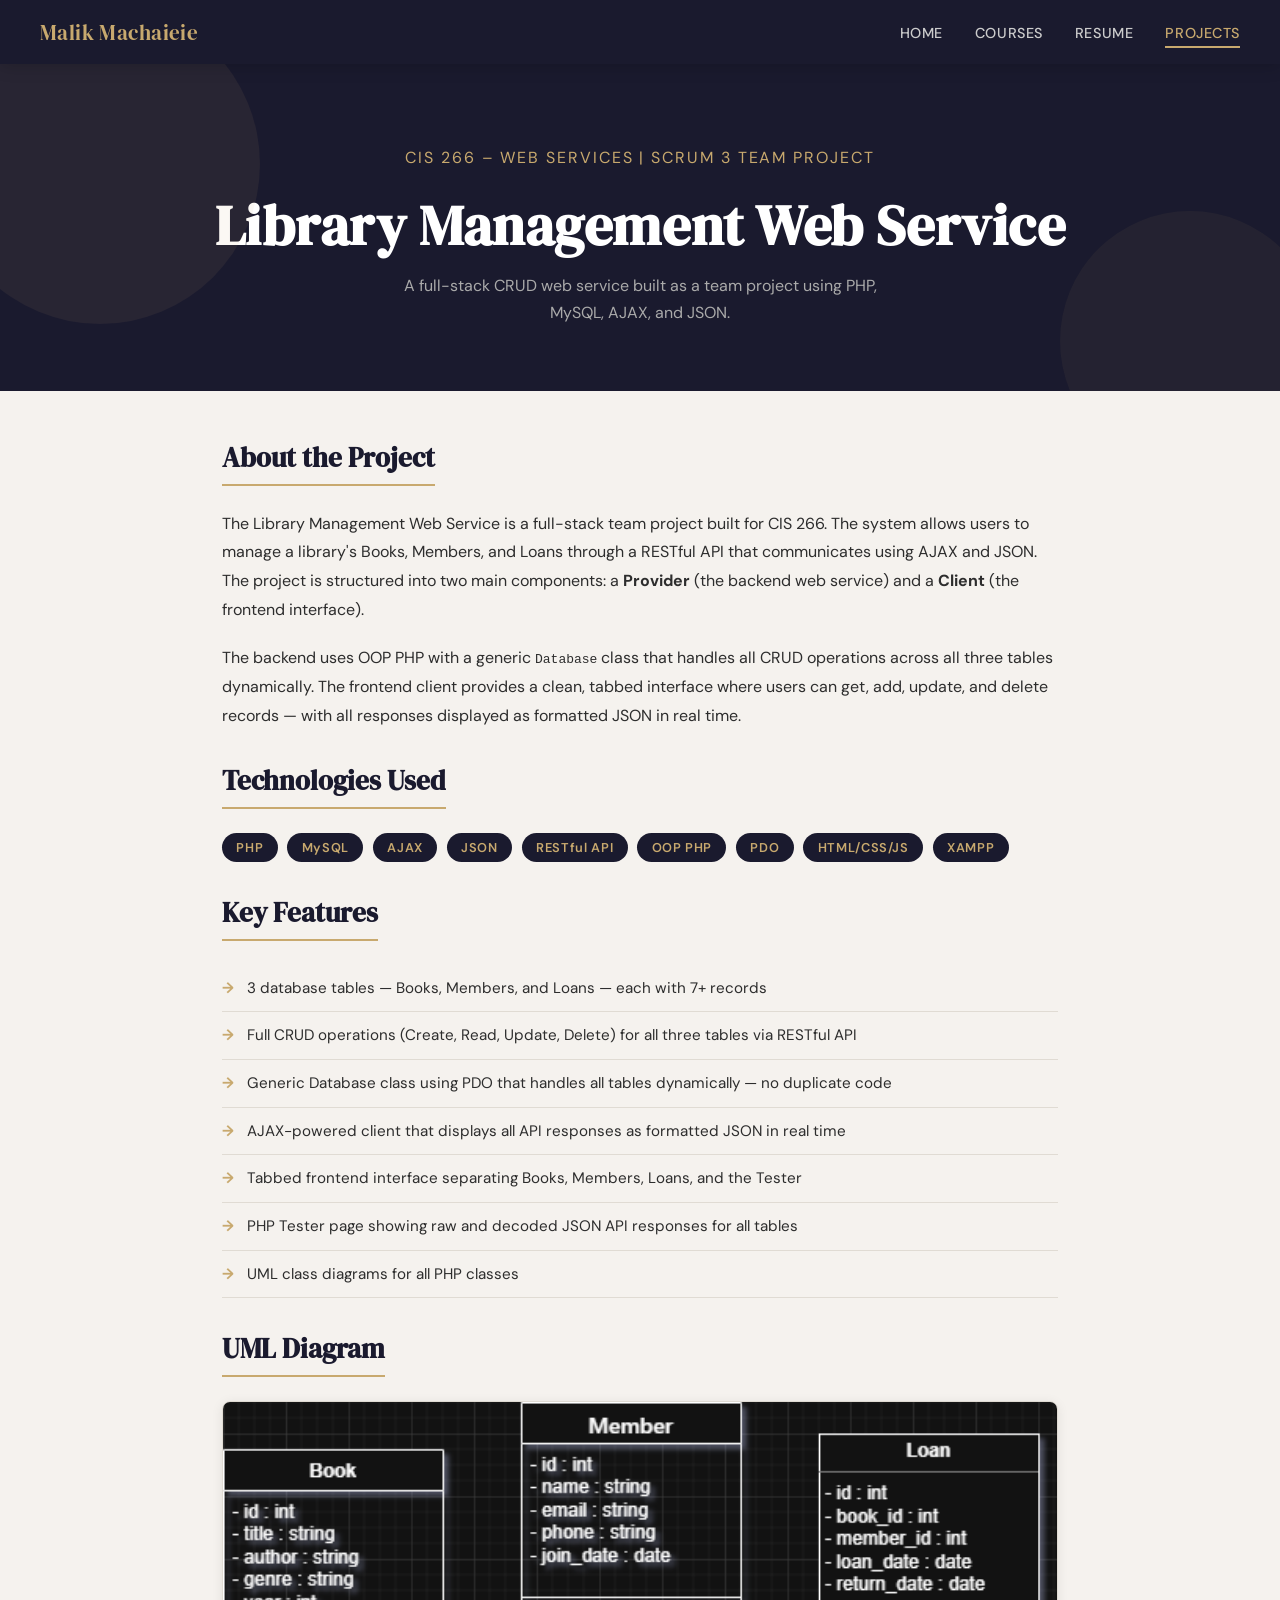
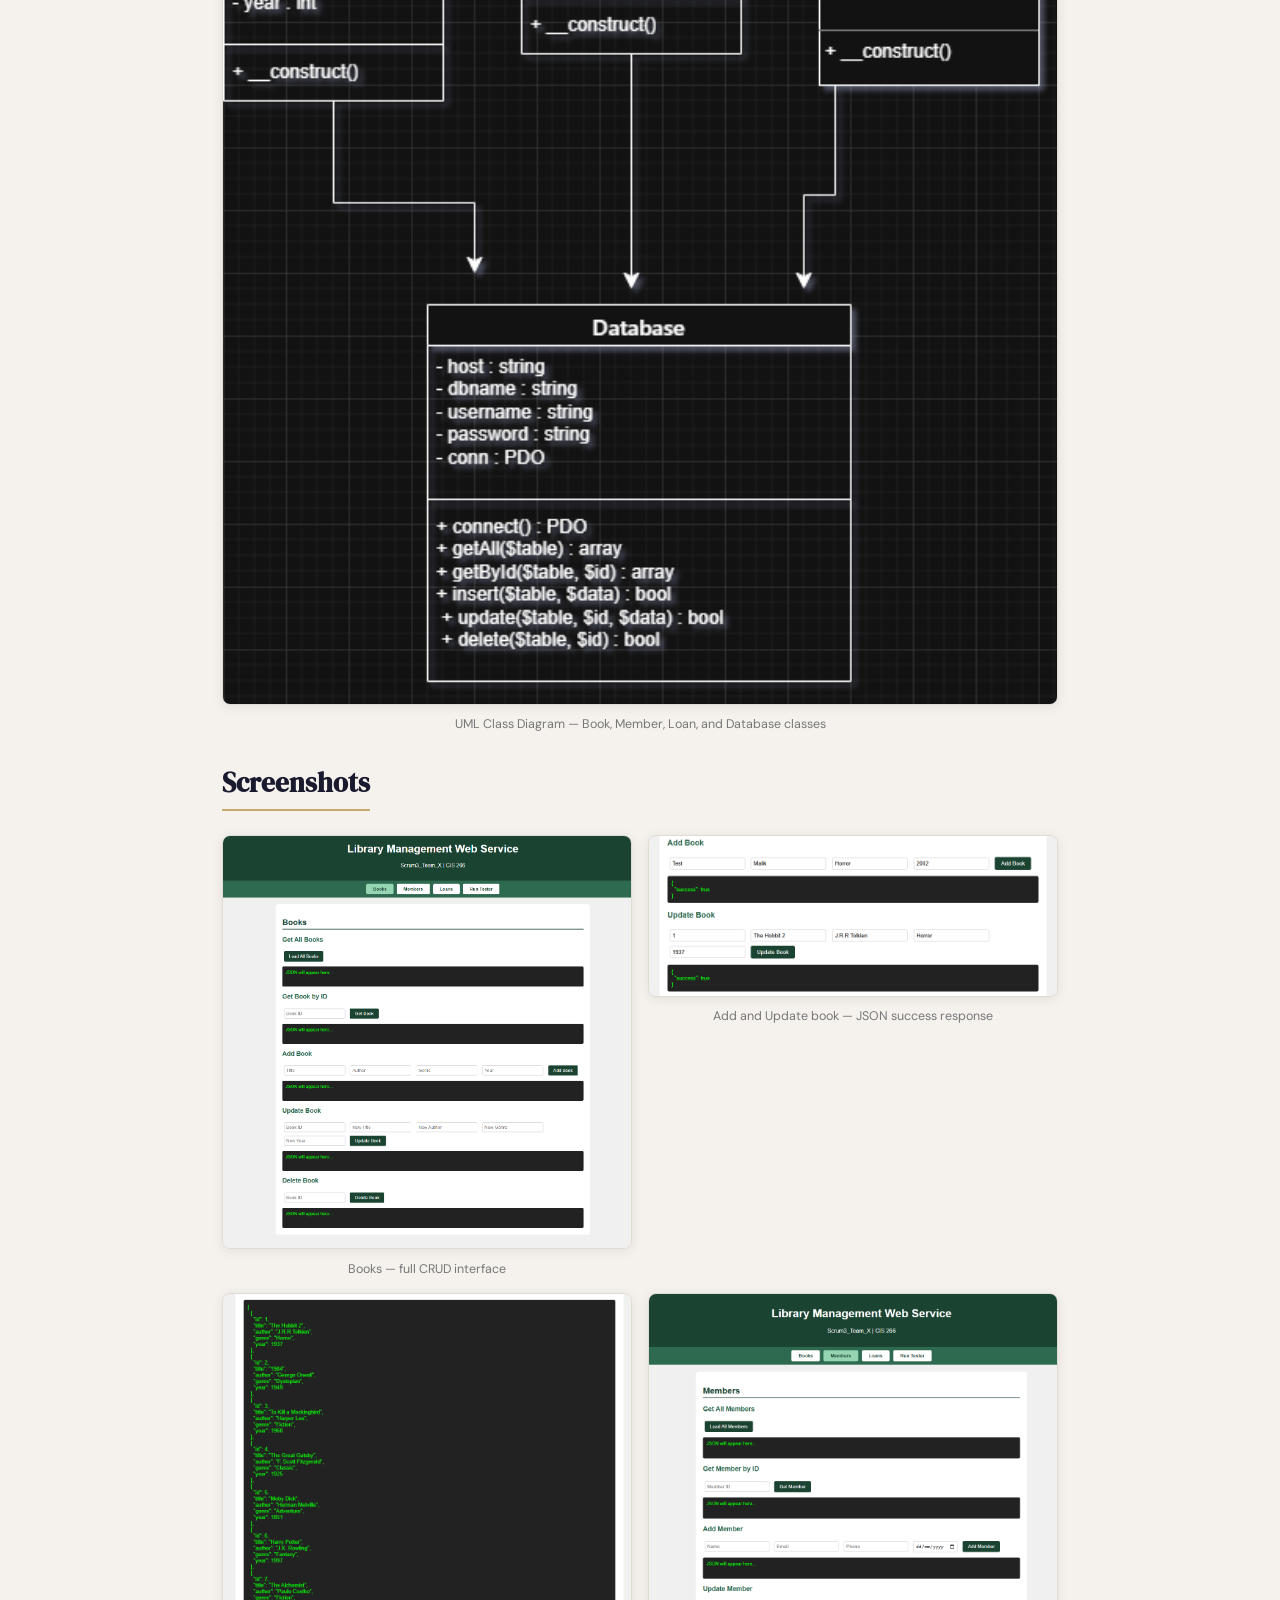
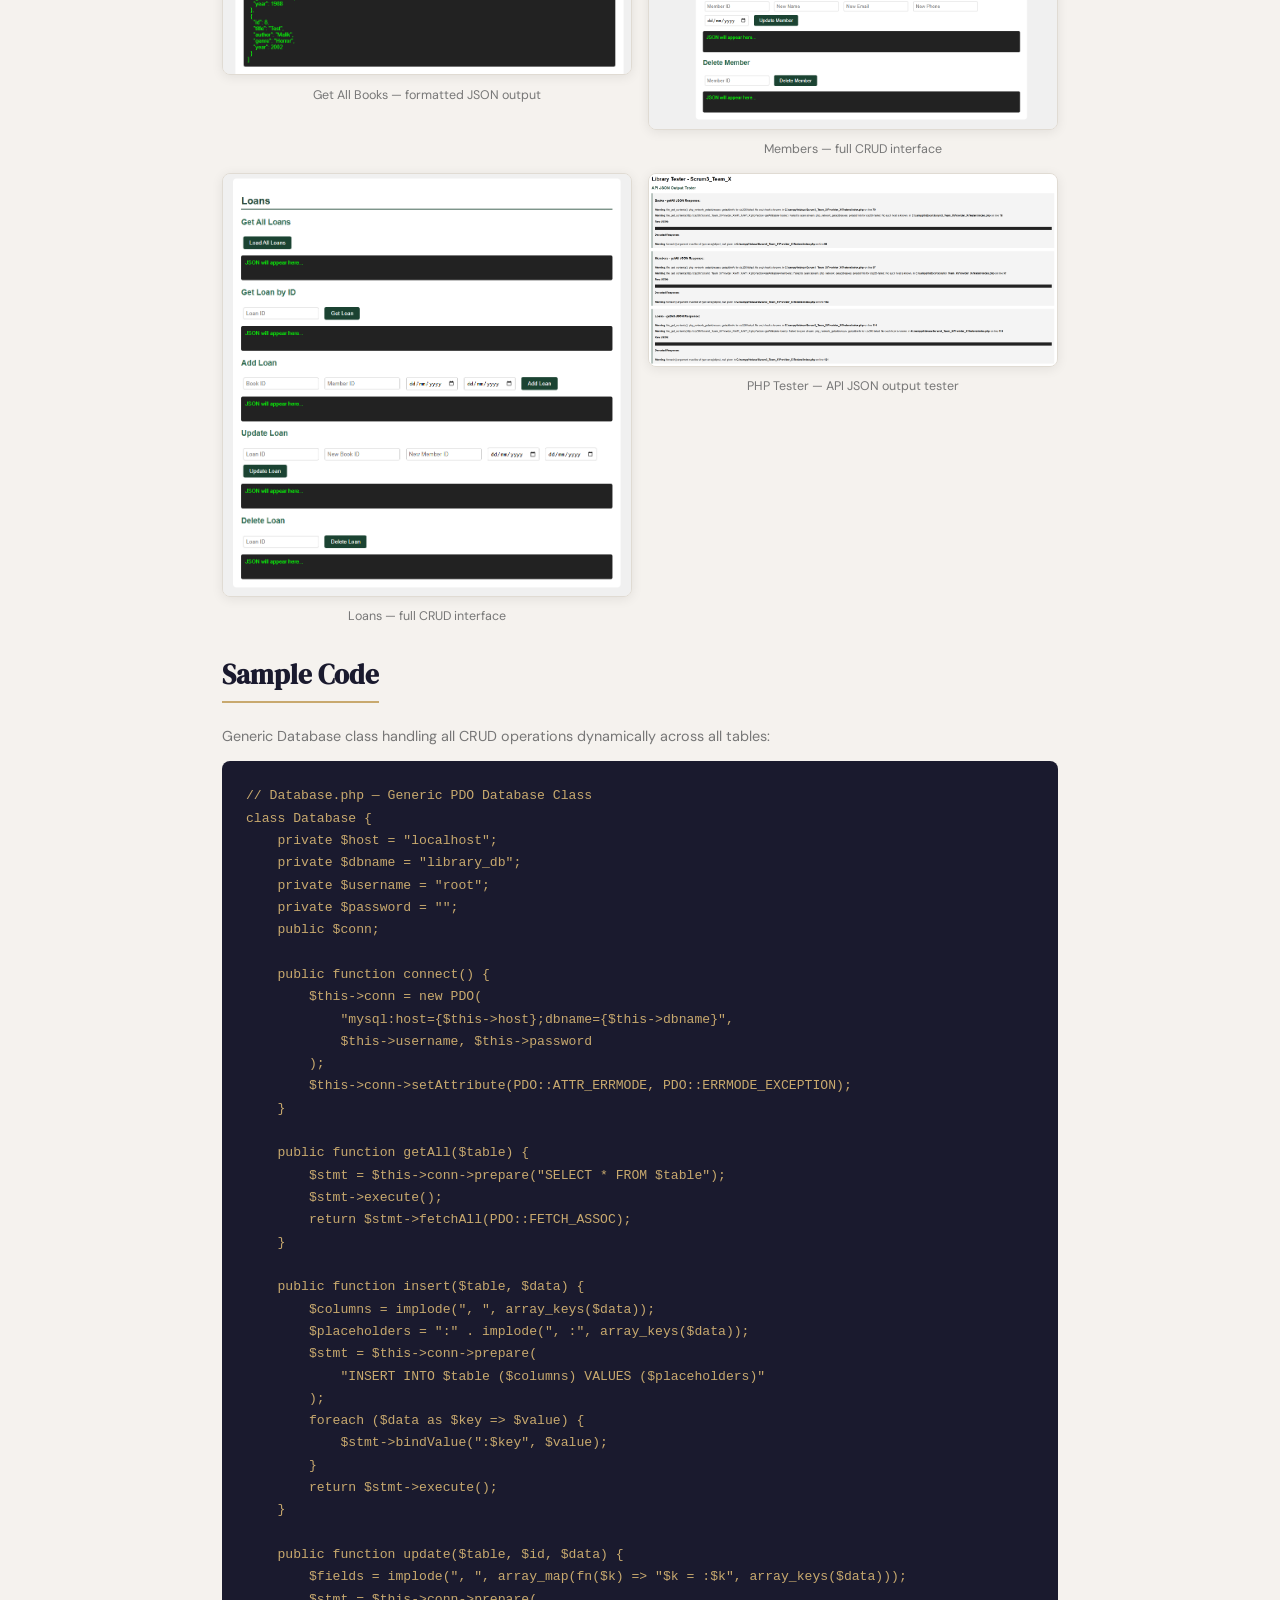
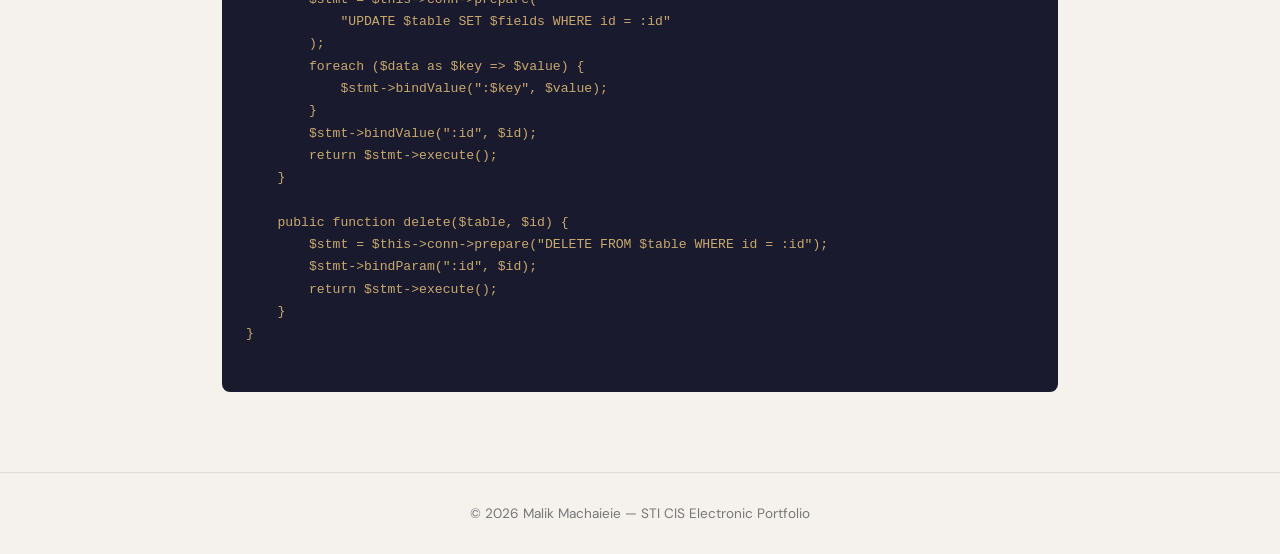
<file: projects/scrum3.html>
<!DOCTYPE html>
<html lang="en">
<head>
    <meta charset="UTF-8" />
    <meta name="viewport" content="width=device-width, initial-scale=1.0" />
    <title>Scrum 3 – Library Management – Malik Machaieie</title>
    <link rel="stylesheet" href="../style.css" />
    <style>
        .tech-stack {
            display: flex;
            flex-wrap: wrap;
            gap: 0.6rem;
            margin-bottom: 2rem;
        }

        .tech-badge {
            background: var(--primary);
            color: var(--accent);
            font-size: 0.8rem;
            font-weight: 600;
            letter-spacing: 0.05em;
            padding: 0.35rem 0.9rem;
            border-radius: 20px;
        }

        .feature-list {
            list-style: none;
            padding: 0;
            margin-bottom: 2rem;
        }

            .feature-list li {
                padding: 0.7rem 0;
                border-bottom: 1px solid var(--border);
                font-size: 0.95rem;
                line-height: 1.6;
                display: flex;
                gap: 0.8rem;
            }

                .feature-list li::before {
                    content: '→';
                    color: var(--accent);
                    font-weight: bold;
                    flex-shrink: 0;
                }

        .screenshot-grid {
            display: grid;
            grid-template-columns: 1fr 1fr;
            gap: 1rem;
            margin-bottom: 2rem;
        }

            .screenshot-grid img {
                width: 100%;
                border-radius: 8px;
                border: 1px solid var(--border);
                box-shadow: 0 2px 12px rgba(0,0,0,0.08);
                cursor: pointer;
            }

        .screenshot-full {
            margin-bottom: 1rem;
        }

            .screenshot-full img {
                width: 100%;
                border-radius: 8px;
                border: 1px solid var(--border);
                box-shadow: 0 2px 12px rgba(0,0,0,0.08);
                cursor: pointer;
            }

        .screenshot-caption {
            text-align: center;
            font-size: 0.78rem;
            color: var(--text-muted);
            margin-top: 0.4rem;
        }

        @media (max-width: 600px) {
            .screenshot-grid {
                grid-template-columns: 1fr;
            }
        }
    </style>
</head>
<body>

    <nav>
        <a class="logo" href="../index.html">Malik Machaieie</a>
        <ul>
            <li><a href="../index.html">Home</a></li>
            <li><a href="../CIS_Syllabi.html">Courses</a></li>
            <li><a href="../pdfs/MalikMachaieieResume.pdf" target="_blank">Resume</a></li>
            <li><a href="../index.html#projects" class="active">Projects</a></li>
        </ul>
    </nav>

    <header>
        <p class="subtitle">CIS 266 – Web Services | Scrum 3 Team Project</p>
        <h1>Library Management Web Service</h1>
        <p>A full-stack CRUD web service built as a team project using PHP, MySQL, AJAX, and JSON.</p>
    </header>

    <main>

        <h2 class="section-title">About the Project</h2>
        <p style="margin-bottom:1.2rem; line-height:1.8;">
            The Library Management Web Service is a full-stack team project built for CIS 266. The system
            allows users to manage a library's Books, Members, and Loans through a RESTful API that communicates
            using AJAX and JSON. The project is structured into two main components: a <strong>Provider</strong>
            (the backend web service) and a <strong>Client</strong> (the frontend interface).
        </p>
        <p style="margin-bottom:2rem; line-height:1.8;">
            The backend uses OOP PHP with a generic <code>Database</code> class that handles all CRUD operations
            across all three tables dynamically. The frontend client provides a clean, tabbed interface where
            users can get, add, update, and delete records — with all responses displayed as formatted JSON in
            real time.
        </p>

        <h2 class="section-title">Technologies Used</h2>
        <div class="tech-stack">
            <span class="tech-badge">PHP</span>
            <span class="tech-badge">MySQL</span>
            <span class="tech-badge">AJAX</span>
            <span class="tech-badge">JSON</span>
            <span class="tech-badge">RESTful API</span>
            <span class="tech-badge">OOP PHP</span>
            <span class="tech-badge">PDO</span>
            <span class="tech-badge">HTML/CSS/JS</span>
            <span class="tech-badge">XAMPP</span>
        </div>

        <h2 class="section-title">Key Features</h2>
        <ul class="feature-list">
            <li>3 database tables — Books, Members, and Loans — each with 7+ records</li>
            <li>Full CRUD operations (Create, Read, Update, Delete) for all three tables via RESTful API</li>
            <li>Generic Database class using PDO that handles all tables dynamically — no duplicate code</li>
            <li>AJAX-powered client that displays all API responses as formatted JSON in real time</li>
            <li>Tabbed frontend interface separating Books, Members, Loans, and the Tester</li>
            <li>PHP Tester page showing raw and decoded JSON API responses for all tables</li>
            <li>UML class diagrams for all PHP classes</li>
        </ul>

        <h2 class="section-title">UML Diagram</h2>
        <div class="screenshot-full" style="margin-bottom:2rem;">
            <a href="images/scrum3-uml.png" target="_blank">
                <img src="images/scrum3-uml.png" alt="UML Class Diagram" />
            </a>
            <p class="screenshot-caption">UML Class Diagram — Book, Member, Loan, and Database classes</p>
        </div>

        <h2 class="section-title">Screenshots</h2>
        <div class="screenshot-grid">
            <div>
                <a href="images/scrum3-1.png" target="_blank">
                    <img src="images/scrum3-1.png" alt="Books page" />
                </a>
                <p class="screenshot-caption">Books — full CRUD interface</p>
            </div>
            <div>
                <a href="images/scrum3-2.png" target="_blank">
                    <img src="images/scrum3-2.png" alt="Add and Update book JSON response" />
                </a>
                <p class="screenshot-caption">Add and Update book — JSON success response</p>
            </div>
            <div>
                <a href="images/scrum3-3.png" target="_blank">
                    <img src="images/scrum3-3.png" alt="Get All Books JSON" />
                </a>
                <p class="screenshot-caption">Get All Books — formatted JSON output</p>
            </div>
            <div>
                <a href="images/scrum3-4.png" target="_blank">
                    <img src="images/scrum3-4.png" alt="Members page" />
                </a>
                <p class="screenshot-caption">Members — full CRUD interface</p>
            </div>
            <div>
                <a href="images/scrum3-5.png" target="_blank">
                    <img src="images/scrum3-5.png" alt="Loans page" />
                </a>
                <p class="screenshot-caption">Loans — full CRUD interface</p>
            </div>
            <div>
                <a href="images/scrum3-6.png" target="_blank">
                    <img src="images/scrum3-6.png" alt="Tester page" />
                </a>
                <p class="screenshot-caption">PHP Tester — API JSON output tester</p>
            </div>
        </div>

        <h2 class="section-title">Sample Code</h2>
        <p style="margin-bottom:1rem; font-size:0.9rem; color:var(--text-muted);">Generic Database class handling all CRUD operations dynamically across all tables:</p>
        <pre style="background:#1a1a2e; color:#c8a96e; padding:1.5rem; border-radius:8px; overflow-x:auto; font-size:0.82rem; line-height:1.7;">
// Database.php — Generic PDO Database Class
class Database {
    private $host = "localhost";
    private $dbname = "library_db";
    private $username = "root";
    private $password = "";
    public $conn;

    public function connect() {
        $this->conn = new PDO(
            "mysql:host={$this->host};dbname={$this->dbname}",
            $this->username, $this->password
        );
        $this->conn->setAttribute(PDO::ATTR_ERRMODE, PDO::ERRMODE_EXCEPTION);
    }

    public function getAll($table) {
        $stmt = $this->conn->prepare("SELECT * FROM $table");
        $stmt->execute();
        return $stmt->fetchAll(PDO::FETCH_ASSOC);
    }

    public function insert($table, $data) {
        $columns = implode(", ", array_keys($data));
        $placeholders = ":" . implode(", :", array_keys($data));
        $stmt = $this->conn->prepare(
            "INSERT INTO $table ($columns) VALUES ($placeholders)"
        );
        foreach ($data as $key => $value) {
            $stmt->bindValue(":$key", $value);
        }
        return $stmt->execute();
    }

    public function update($table, $id, $data) {
        $fields = implode(", ", array_map(fn($k) => "$k = :$k", array_keys($data)));
        $stmt = $this->conn->prepare(
            "UPDATE $table SET $fields WHERE id = :id"
        );
        foreach ($data as $key => $value) {
            $stmt->bindValue(":$key", $value);
        }
        $stmt->bindValue(":id", $id);
        return $stmt->execute();
    }

    public function delete($table, $id) {
        $stmt = $this->conn->prepare("DELETE FROM $table WHERE id = :id");
        $stmt->bindParam(":id", $id);
        return $stmt->execute();
    }
}
    </pre>

    </main>

    <footer>
        &copy; 2026 Malik Machaieie &mdash; STI CIS Electronic Portfolio
    </footer>

</body>
</html>
</file>
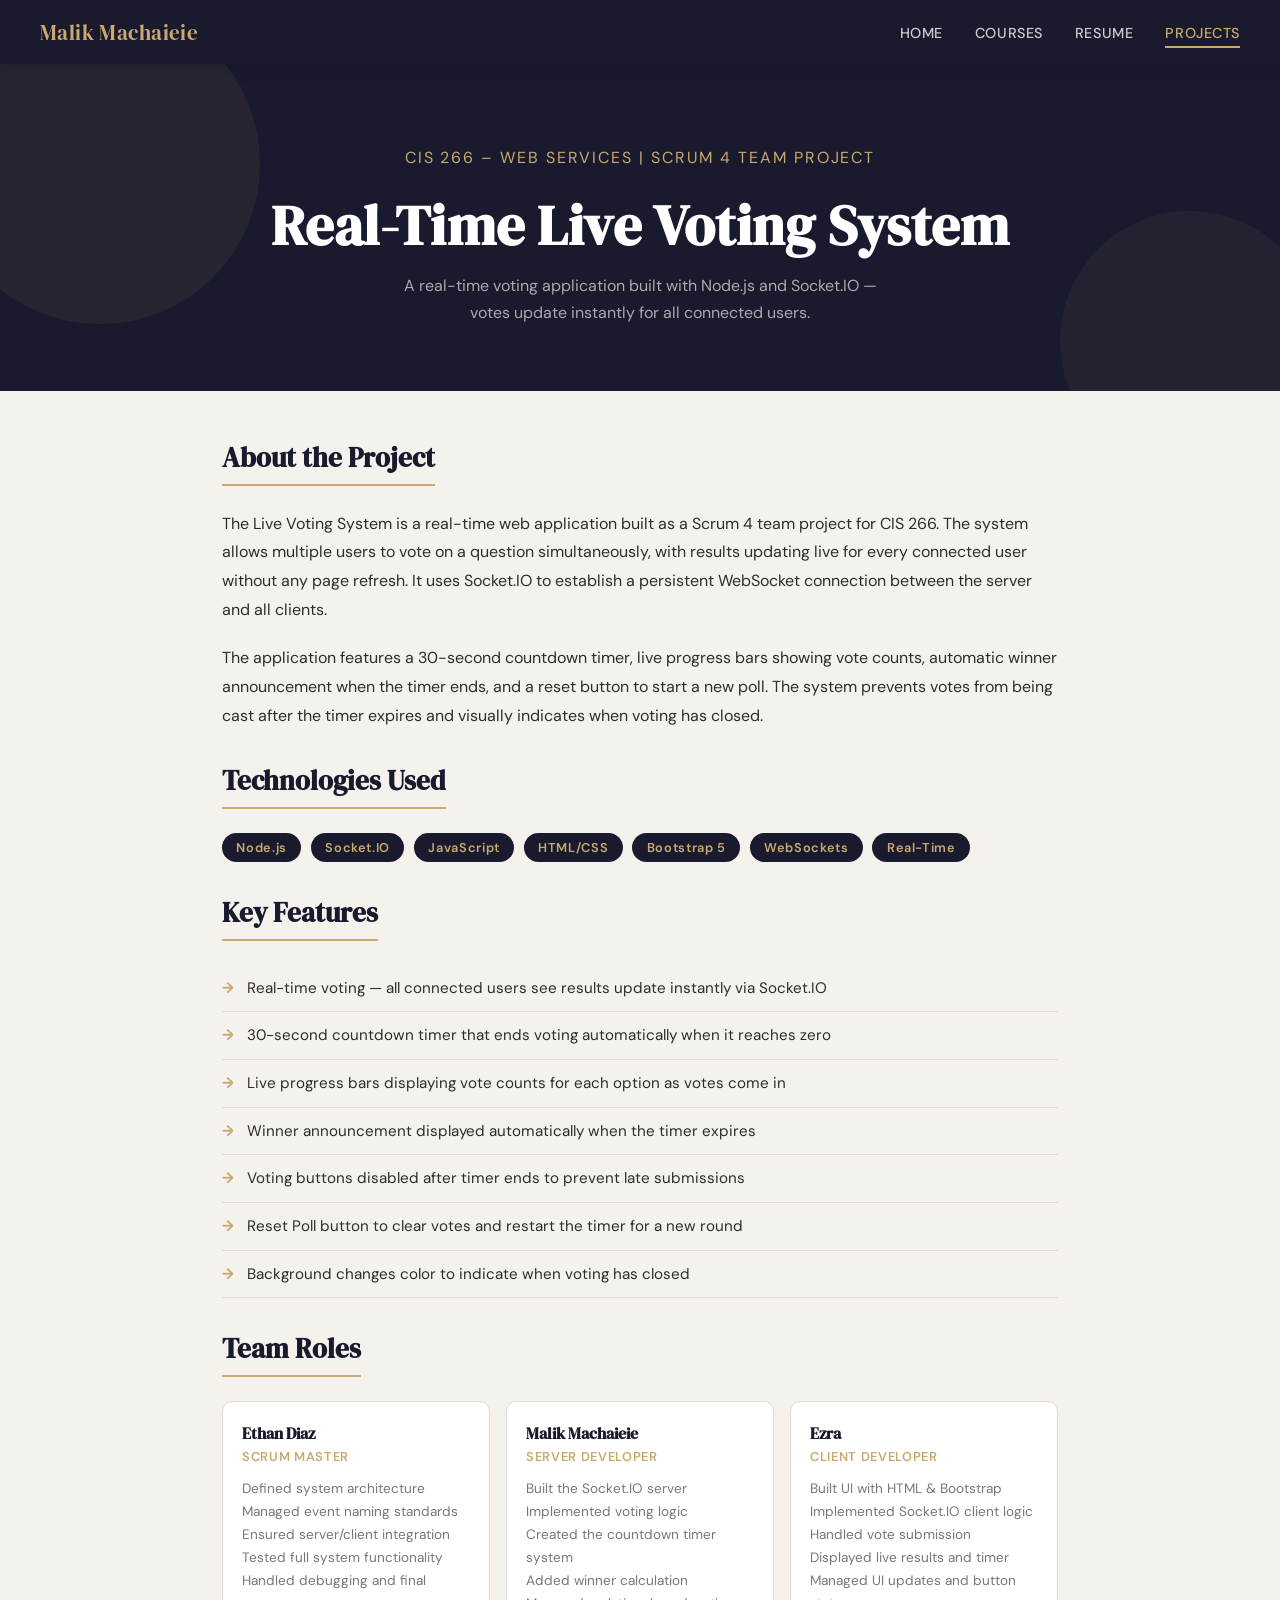
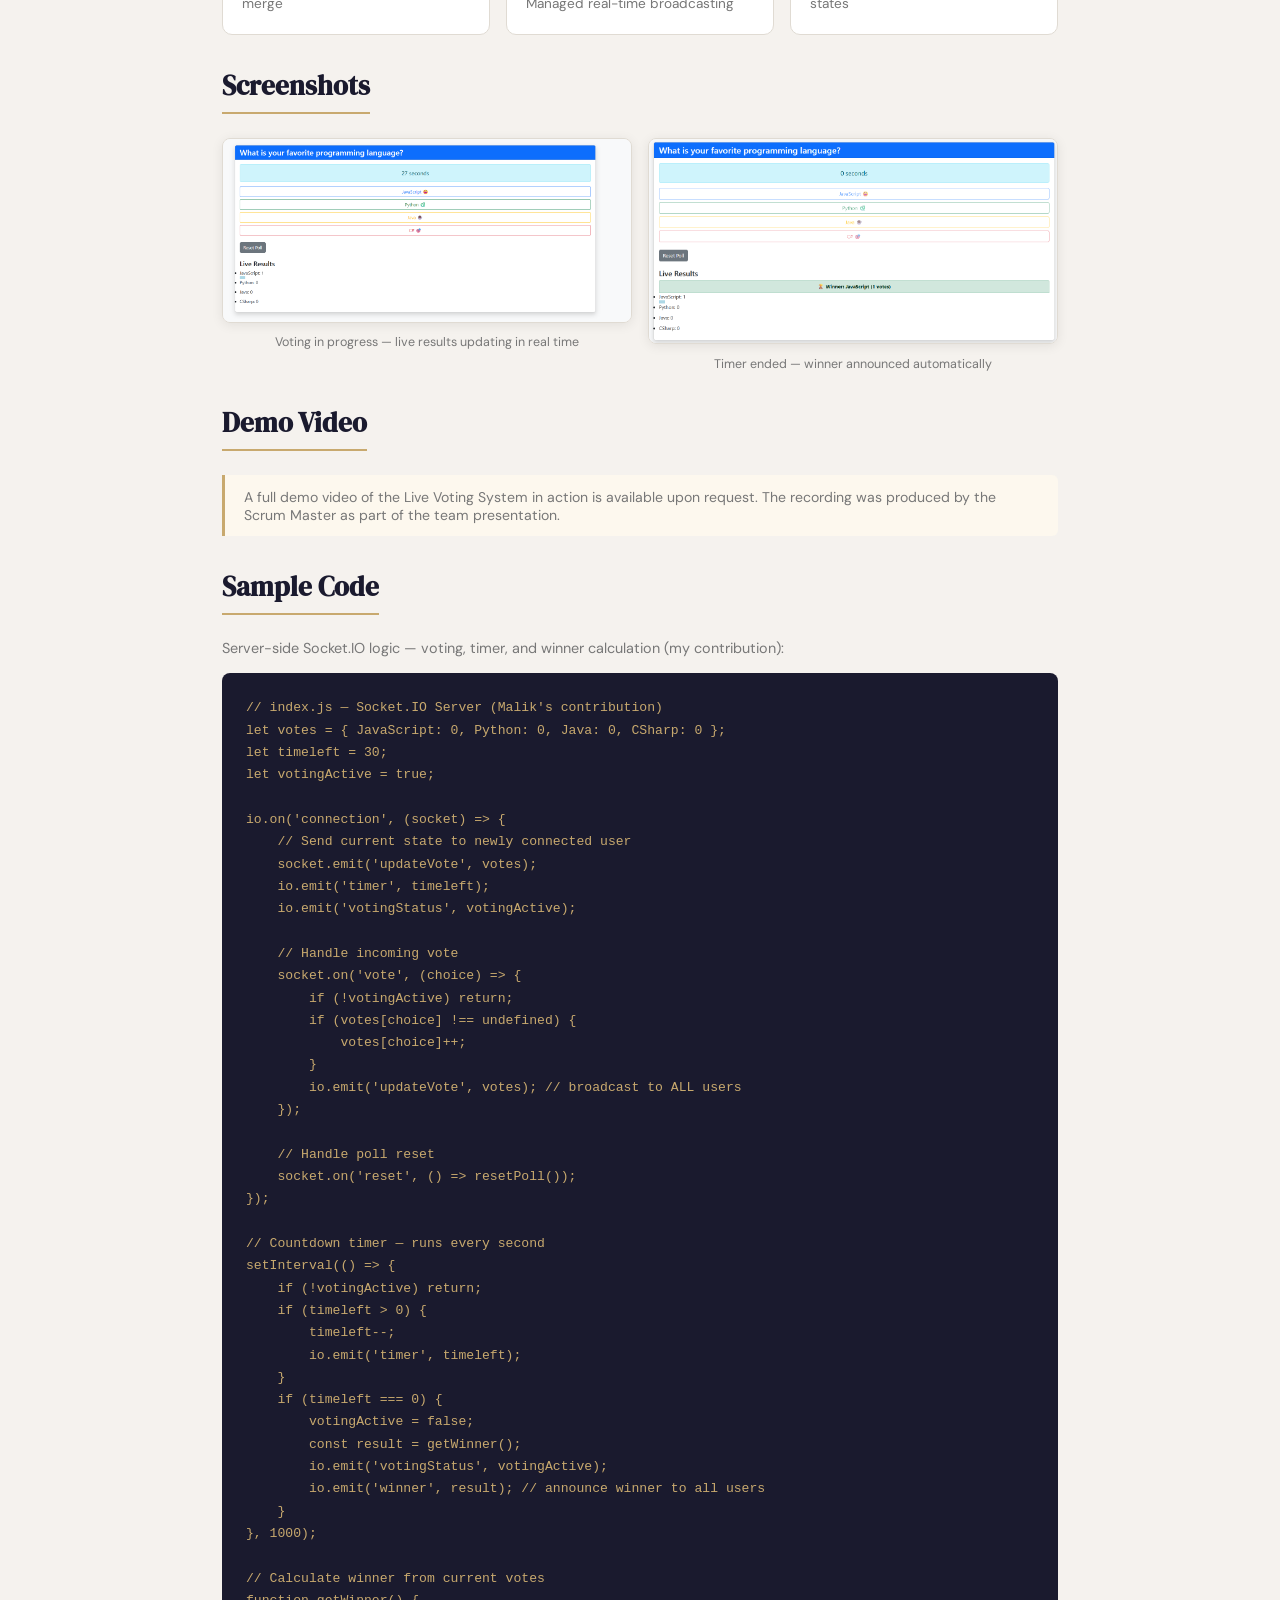
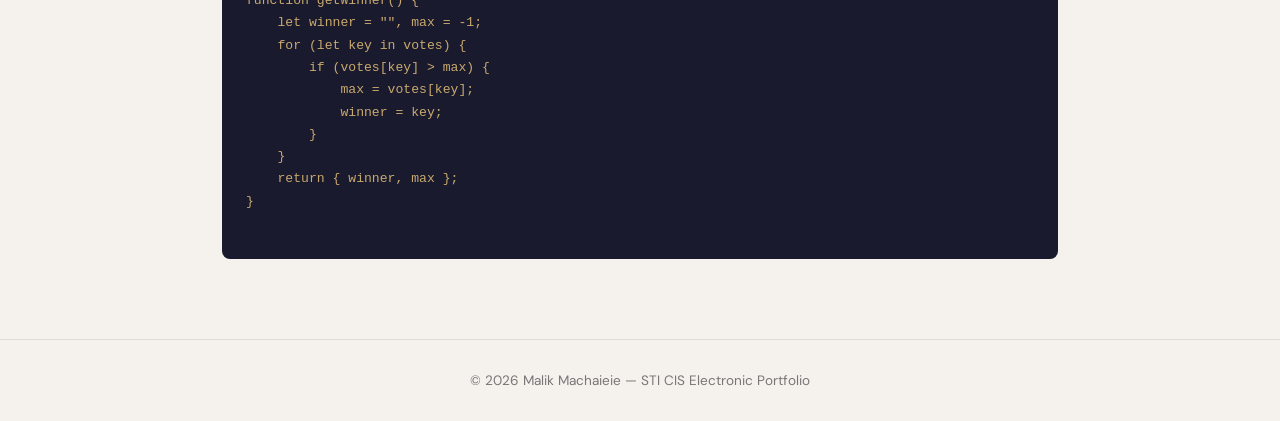
<file: projects/scrum4.html>
<!DOCTYPE html>
<html lang="en">
<head>
    <meta charset="UTF-8" />
    <meta name="viewport" content="width=device-width, initial-scale=1.0" />
    <title>Scrum 4 – Live Voting System – Malik Machaieie</title>
    <link rel="stylesheet" href="../style.css" />
    <style>
        .tech-stack {
            display: flex;
            flex-wrap: wrap;
            gap: 0.6rem;
            margin-bottom: 2rem;
        }

        .tech-badge {
            background: var(--primary);
            color: var(--accent);
            font-size: 0.8rem;
            font-weight: 600;
            letter-spacing: 0.05em;
            padding: 0.35rem 0.9rem;
            border-radius: 20px;
        }

        .feature-list {
            list-style: none;
            padding: 0;
            margin-bottom: 2rem;
        }

            .feature-list li {
                padding: 0.7rem 0;
                border-bottom: 1px solid var(--border);
                font-size: 0.95rem;
                line-height: 1.6;
                display: flex;
                gap: 0.8rem;
            }

                .feature-list li::before {
                    content: '→';
                    color: var(--accent);
                    font-weight: bold;
                    flex-shrink: 0;
                }

        .role-grid {
            display: grid;
            grid-template-columns: repeat(auto-fit, minmax(220px, 1fr));
            gap: 1rem;
            margin-bottom: 2rem;
        }

        .role-card {
            background: var(--surface);
            border: 1px solid var(--border);
            border-radius: 10px;
            padding: 1.2rem;
        }

            .role-card h4 {
                font-family: 'DM Serif Display', serif;
                color: var(--primary);
                margin-bottom: 0.3rem;
                font-size: 1rem;
            }

            .role-card .role-title {
                color: var(--accent);
                font-size: 0.8rem;
                font-weight: 600;
                text-transform: uppercase;
                letter-spacing: 0.05em;
                margin-bottom: 0.7rem;
            }

            .role-card ul {
                list-style: none;
                padding: 0;
                font-size: 0.85rem;
                color: var(--text-muted);
                line-height: 1.7;
            }

        .screenshot-grid {
            display: grid;
            grid-template-columns: 1fr 1fr;
            gap: 1rem;
            margin-bottom: 2rem;
        }

            .screenshot-grid img {
                width: 100%;
                border-radius: 8px;
                border: 1px solid var(--border);
                box-shadow: 0 2px 12px rgba(0,0,0,0.08);
                cursor: pointer;
            }

        .screenshot-caption {
            text-align: center;
            font-size: 0.78rem;
            color: var(--text-muted);
            margin-top: 0.4rem;
        }

        .video-note {
            background: #fdf8ee;
            border-left: 3px solid var(--accent);
            padding: 0.8rem 1.2rem;
            font-size: 0.88rem;
            color: var(--text-muted);
            border-radius: 0 6px 6px 0;
            margin-bottom: 2rem;
        }

        @media (max-width: 600px) {
            .screenshot-grid {
                grid-template-columns: 1fr;
            }
        }
    </style>
</head>
<body>

    <nav>
        <a class="logo" href="../index.html">Malik Machaieie</a>
        <ul>
            <li><a href="../index.html">Home</a></li>
            <li><a href="../CIS_Syllabi.html">Courses</a></li>
            <li><a href="../pdfs/MalikMachaieieResume.pdf" target="_blank">Resume</a></li>
            <li><a href="../index.html#projects" class="active">Projects</a></li>
        </ul>
    </nav>

    <header>
        <p class="subtitle">CIS 266 – Web Services | Scrum 4 Team Project</p>
        <h1>Real-Time Live Voting System</h1>
        <p>A real-time voting application built with Node.js and Socket.IO — votes update instantly for all connected users.</p>
    </header>

    <main>

        <h2 class="section-title">About the Project</h2>
        <p style="margin-bottom:1.2rem; line-height:1.8;">
            The Live Voting System is a real-time web application built as a Scrum 4 team project for CIS 266.
            The system allows multiple users to vote on a question simultaneously, with results updating live
            for every connected user without any page refresh. It uses Socket.IO to establish a persistent
            WebSocket connection between the server and all clients.
        </p>
        <p style="margin-bottom:2rem; line-height:1.8;">
            The application features a 30-second countdown timer, live progress bars showing vote counts,
            automatic winner announcement when the timer ends, and a reset button to start a new poll.
            The system prevents votes from being cast after the timer expires and visually indicates
            when voting has closed.
        </p>

        <h2 class="section-title">Technologies Used</h2>
        <div class="tech-stack">
            <span class="tech-badge">Node.js</span>
            <span class="tech-badge">Socket.IO</span>
            <span class="tech-badge">JavaScript</span>
            <span class="tech-badge">HTML/CSS</span>
            <span class="tech-badge">Bootstrap 5</span>
            <span class="tech-badge">WebSockets</span>
            <span class="tech-badge">Real-Time</span>
        </div>

        <h2 class="section-title">Key Features</h2>
        <ul class="feature-list">
            <li>Real-time voting — all connected users see results update instantly via Socket.IO</li>
            <li>30-second countdown timer that ends voting automatically when it reaches zero</li>
            <li>Live progress bars displaying vote counts for each option as votes come in</li>
            <li>Winner announcement displayed automatically when the timer expires</li>
            <li>Voting buttons disabled after timer ends to prevent late submissions</li>
            <li>Reset Poll button to clear votes and restart the timer for a new round</li>
            <li>Background changes color to indicate when voting has closed</li>
        </ul>

        <h2 class="section-title">Team Roles</h2>
        <div class="role-grid">
            <div class="role-card">
                <h4>Ethan Diaz</h4>
                <div class="role-title">Scrum Master</div>
                <ul>
                    <li>Defined system architecture</li>
                    <li>Managed event naming standards</li>
                    <li>Ensured server/client integration</li>
                    <li>Tested full system functionality</li>
                    <li>Handled debugging and final merge</li>
                </ul>
            </div>
            <div class="role-card">
                <h4>Malik Machaieie</h4>
                <div class="role-title">Server Developer</div>
                <ul>
                    <li>Built the Socket.IO server</li>
                    <li>Implemented voting logic</li>
                    <li>Created the countdown timer system</li>
                    <li>Added winner calculation</li>
                    <li>Managed real-time broadcasting</li>
                </ul>
            </div>
            <div class="role-card">
                <h4>Ezra</h4>
                <div class="role-title">Client Developer</div>
                <ul>
                    <li>Built UI with HTML & Bootstrap</li>
                    <li>Implemented Socket.IO client logic</li>
                    <li>Handled vote submission</li>
                    <li>Displayed live results and timer</li>
                    <li>Managed UI updates and button states</li>
                </ul>
            </div>
        </div>

        <h2 class="section-title">Screenshots</h2>
        <div class="screenshot-grid">
            <div>
                <a href="images/scrum4-1.png" target="_blank">
                    <img src="images/scrum4-1.png" alt="Live Voting in Progress" />
                </a>
                <p class="screenshot-caption">Voting in progress — live results updating in real time</p>
            </div>
            <div>
                <a href="images/scrum4-2.png" target="_blank">
                    <img src="images/scrum4-2.png" alt="Winner Announced" />
                </a>
                <p class="screenshot-caption">Timer ended — winner announced automatically</p>
            </div>
        </div>

        <h2 class="section-title">Demo Video</h2>
        <div class="video-note">
            A full demo video of the Live Voting System in action is available upon request.
            The recording was produced by the Scrum Master as part of the team presentation.
        </div>

        <h2 class="section-title">Sample Code</h2>
        <p style="margin-bottom:1rem; font-size:0.9rem; color:var(--text-muted);">Server-side Socket.IO logic — voting, timer, and winner calculation (my contribution):</p>
        <pre style="background:#1a1a2e; color:#c8a96e; padding:1.5rem; border-radius:8px; overflow-x:auto; font-size:0.82rem; line-height:1.7;">
// index.js — Socket.IO Server (Malik's contribution)
let votes = { JavaScript: 0, Python: 0, Java: 0, CSharp: 0 };
let timeleft = 30;
let votingActive = true;

io.on('connection', (socket) => {
    // Send current state to newly connected user
    socket.emit('updateVote', votes);
    io.emit('timer', timeleft);
    io.emit('votingStatus', votingActive);

    // Handle incoming vote
    socket.on('vote', (choice) => {
        if (!votingActive) return;
        if (votes[choice] !== undefined) {
            votes[choice]++;
        }
        io.emit('updateVote', votes); // broadcast to ALL users
    });

    // Handle poll reset
    socket.on('reset', () => resetPoll());
});

// Countdown timer — runs every second
setInterval(() => {
    if (!votingActive) return;
    if (timeleft > 0) {
        timeleft--;
        io.emit('timer', timeleft);
    }
    if (timeleft === 0) {
        votingActive = false;
        const result = getWinner();
        io.emit('votingStatus', votingActive);
        io.emit('winner', result); // announce winner to all users
    }
}, 1000);

// Calculate winner from current votes
function getWinner() {
    let winner = "", max = -1;
    for (let key in votes) {
        if (votes[key] > max) {
            max = votes[key];
            winner = key;
        }
    }
    return { winner, max };
}
    </pre>

    </main>

    <footer>
        &copy; 2026 Malik Machaieie &mdash; STI CIS Electronic Portfolio
    </footer>

</body>
</html>
</file>
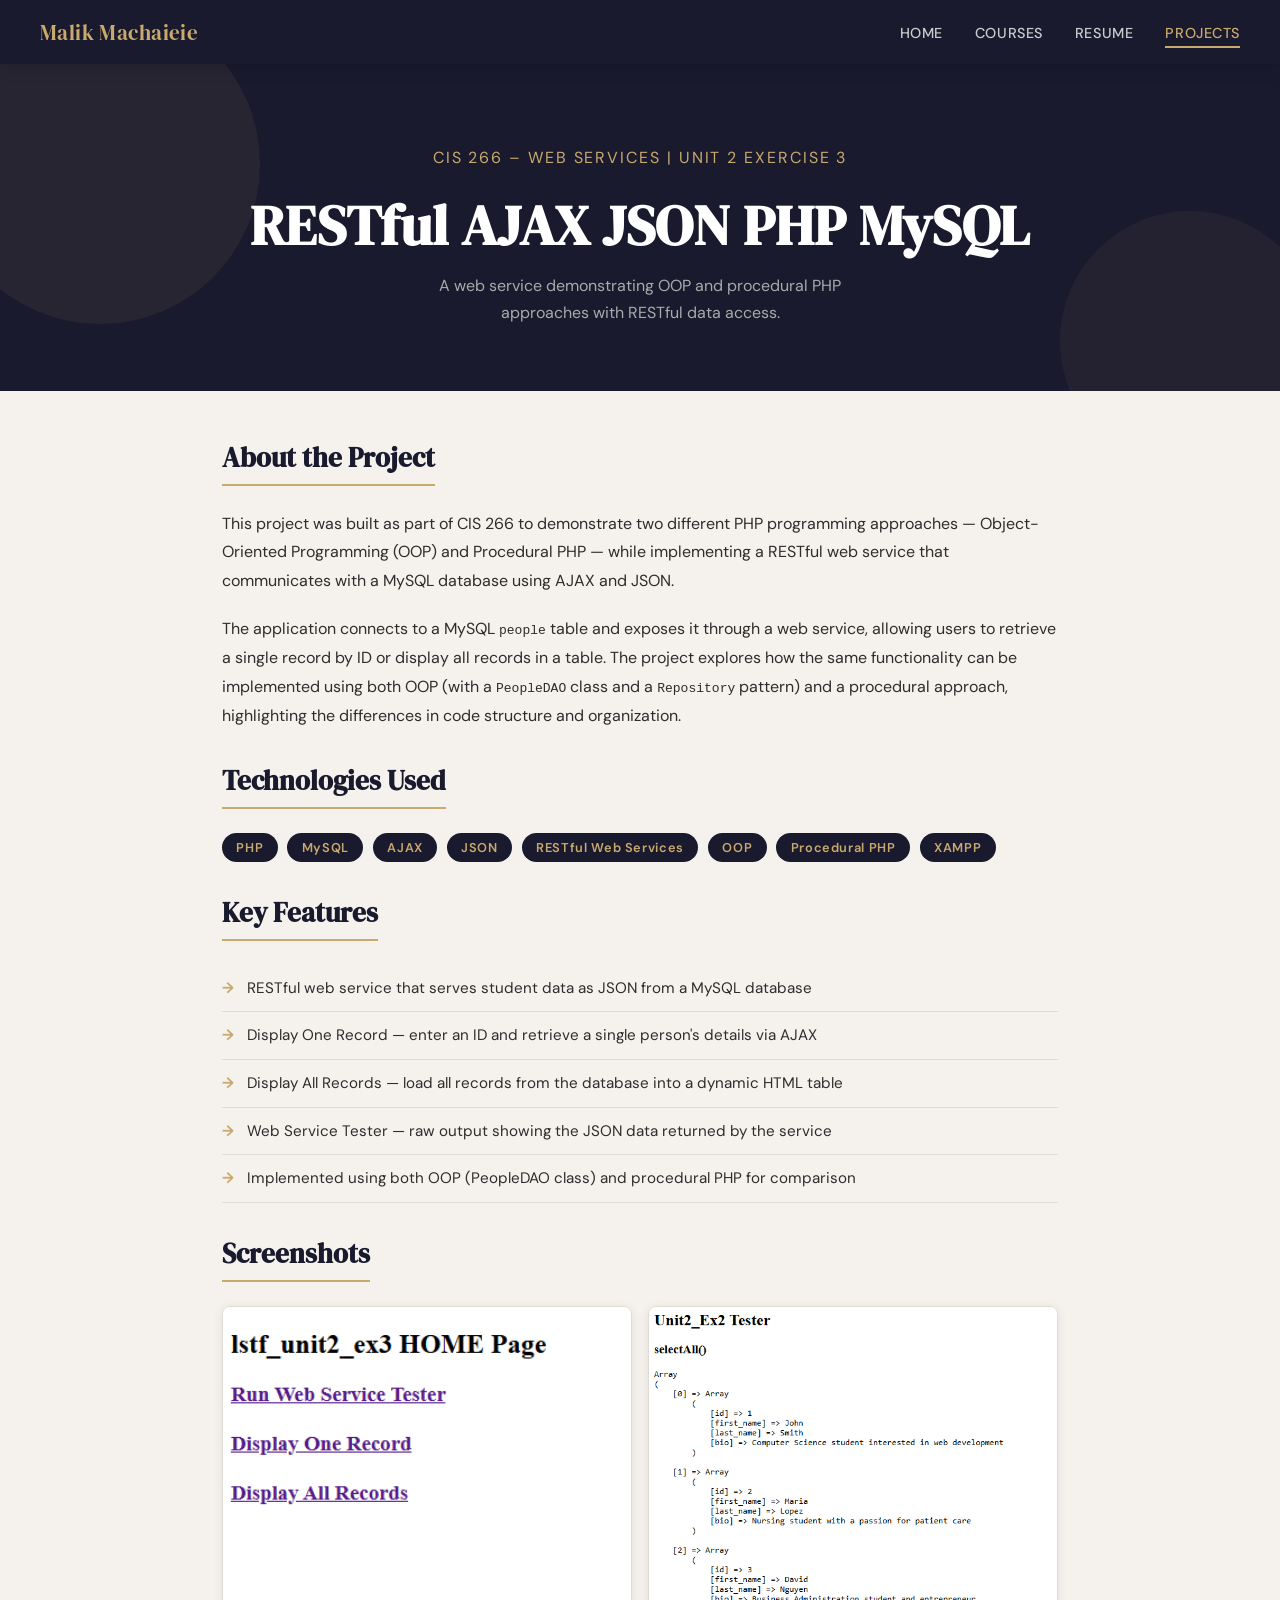
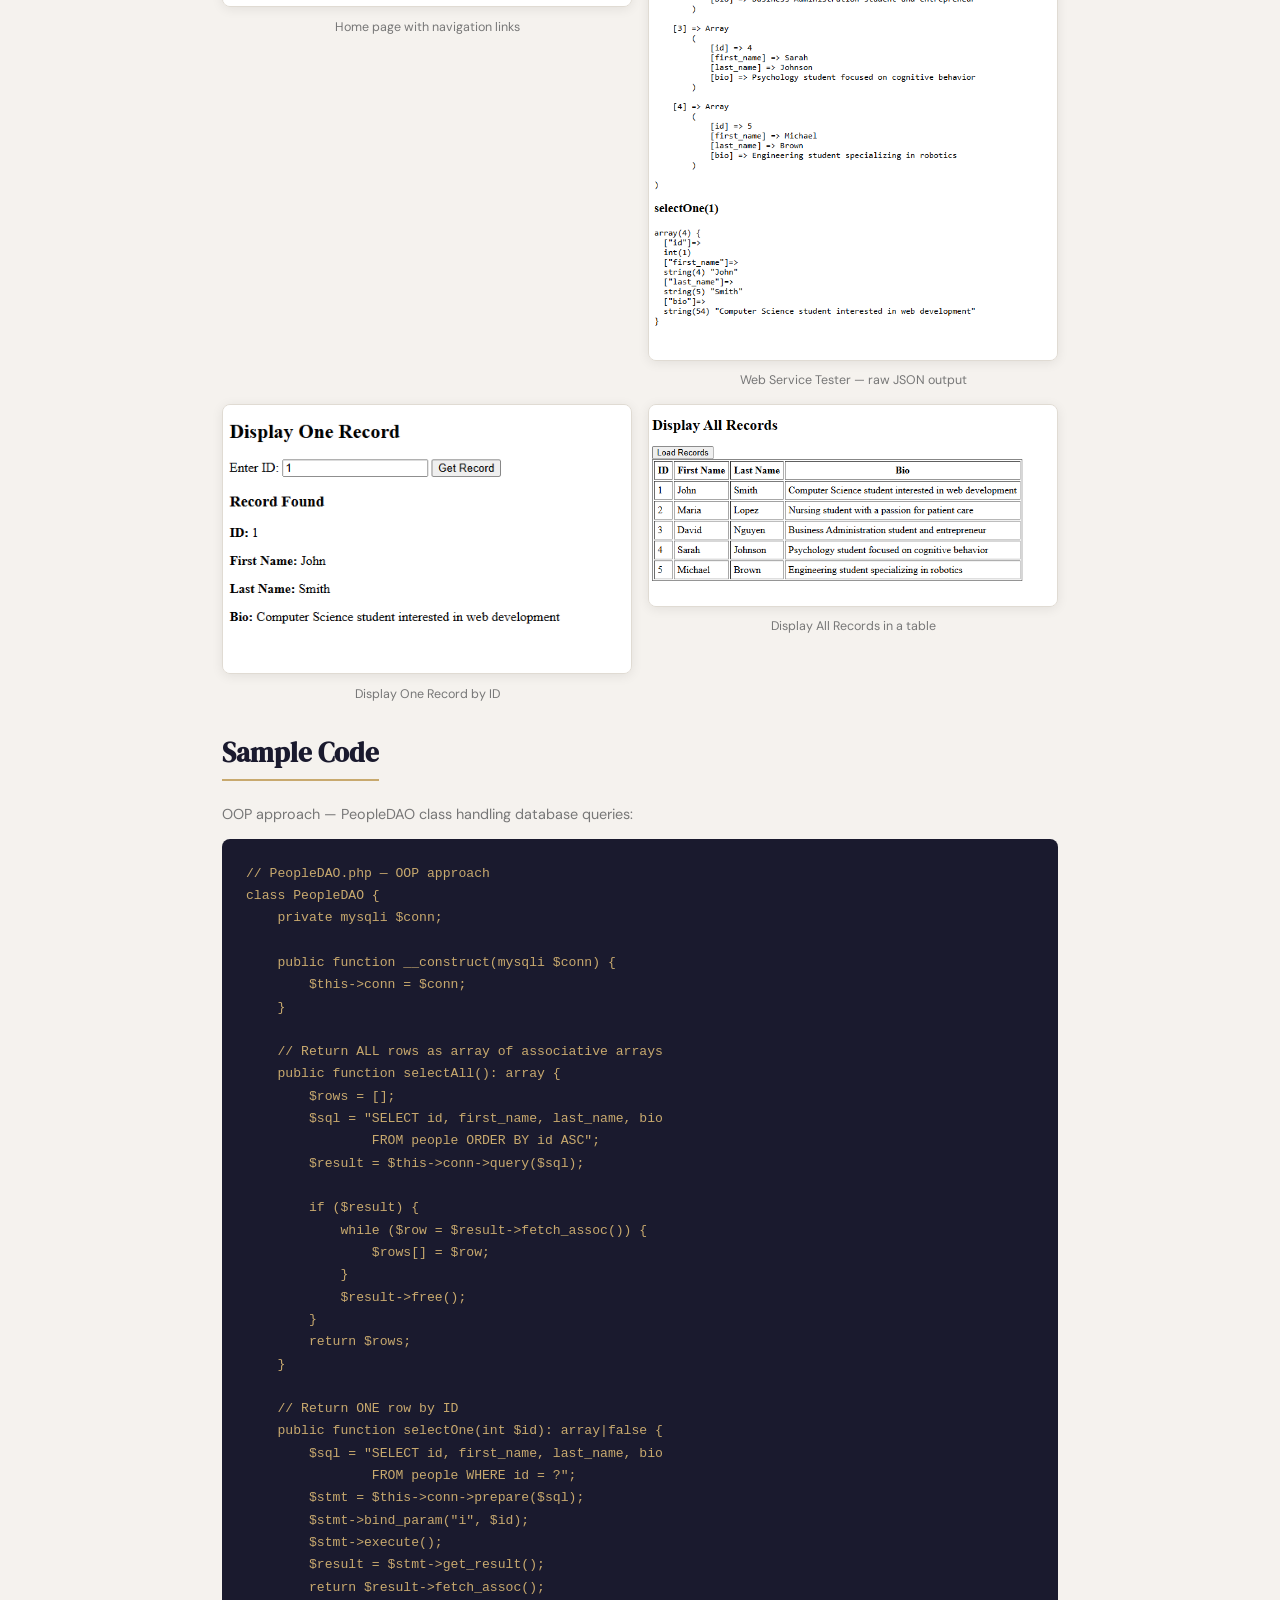
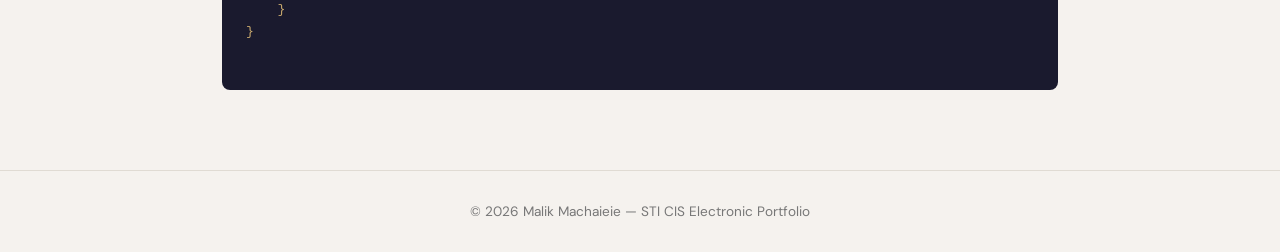
<file: projects/unit2-ex3.html>
<!DOCTYPE html>
<html lang="en">
<head>
    <meta charset="UTF-8" />
    <meta name="viewport" content="width=device-width, initial-scale=1.0" />
    <title>Unit2 Ex3 – Malik Machaieie</title>
    <link rel="stylesheet" href="../style.css" />
    <style>
        .tech-stack {
            display: flex;
            flex-wrap: wrap;
            gap: 0.6rem;
            margin-bottom: 2rem;
        }

        .tech-badge {
            background: var(--primary);
            color: var(--accent);
            font-size: 0.8rem;
            font-weight: 600;
            letter-spacing: 0.05em;
            padding: 0.35rem 0.9rem;
            border-radius: 20px;
        }

        .feature-list {
            list-style: none;
            padding: 0;
            margin-bottom: 2rem;
        }

            .feature-list li {
                padding: 0.7rem 0;
                border-bottom: 1px solid var(--border);
                font-size: 0.95rem;
                line-height: 1.6;
                display: flex;
                gap: 0.8rem;
            }

                .feature-list li::before {
                    content: '→';
                    color: var(--accent);
                    font-weight: bold;
                    flex-shrink: 0;
                }

        .screenshot-grid {
            display: grid;
            grid-template-columns: 1fr 1fr;
            gap: 1rem;
            margin-bottom: 2rem;
        }

            .screenshot-grid img {
                width: 100%;
                border-radius: 8px;
                border: 1px solid var(--border);
                box-shadow: 0 2px 12px rgba(0,0,0,0.08);
                cursor: pointer;
            }

                .screenshot-grid img:hover {
                    opacity: 0.9;
                }

        .screenshot-caption {
            text-align: center;
            font-size: 0.78rem;
            color: var(--text-muted);
            margin-top: 0.4rem;
        }

        @media (max-width: 600px) {
            .screenshot-grid {
                grid-template-columns: 1fr;
            }
        }
    </style>
</head>
<body>

    <nav>
        <a class="logo" href="../index.html">Malik Machaieie</a>
        <ul>
            <li><a href="../index.html">Home</a></li>
            <li><a href="../CIS_Syllabi.html">Courses</a></li>
            <li><a href="../pdfs/MalikMachaieieResume.pdf" target="_blank">Resume</a></li>
            <li><a href="../index.html#projects" class="active">Projects</a></li>
        </ul>
    </nav>

    <header>
        <p class="subtitle">CIS 266 – Web Services | Unit 2 Exercise 3</p>
        <h1>RESTful AJAX JSON PHP MySQL</h1>
        <p>A web service demonstrating OOP and procedural PHP approaches with RESTful data access.</p>
    </header>

    <main>

        <h2 class="section-title">About the Project</h2>
        <p style="margin-bottom:1.2rem; line-height:1.8;">
            This project was built as part of CIS 266 to demonstrate two different PHP programming approaches —
            Object-Oriented Programming (OOP) and Procedural PHP — while implementing a RESTful web service
            that communicates with a MySQL database using AJAX and JSON.
        </p>
        <p style="margin-bottom:2rem; line-height:1.8;">
            The application connects to a MySQL <code>people</code> table and exposes it through a web service,
            allowing users to retrieve a single record by ID or display all records in a table. The project
            explores how the same functionality can be implemented using both OOP (with a <code>PeopleDAO</code>
            class and a <code>Repository</code> pattern) and a procedural approach, highlighting the differences
            in code structure and organization.
        </p>

        <h2 class="section-title">Technologies Used</h2>
        <div class="tech-stack">
            <span class="tech-badge">PHP</span>
            <span class="tech-badge">MySQL</span>
            <span class="tech-badge">AJAX</span>
            <span class="tech-badge">JSON</span>
            <span class="tech-badge">RESTful Web Services</span>
            <span class="tech-badge">OOP</span>
            <span class="tech-badge">Procedural PHP</span>
            <span class="tech-badge">XAMPP</span>
        </div>

        <h2 class="section-title">Key Features</h2>
        <ul class="feature-list">
            <li>RESTful web service that serves student data as JSON from a MySQL database</li>
            <li>Display One Record — enter an ID and retrieve a single person's details via AJAX</li>
            <li>Display All Records — load all records from the database into a dynamic HTML table</li>
            <li>Web Service Tester — raw output showing the JSON data returned by the service</li>
            <li>Implemented using both OOP (PeopleDAO class) and procedural PHP for comparison</li>
        </ul>

        <h2 class="section-title">Screenshots</h2>
        <div class="screenshot-grid">
            <div>
                <a href="images/unit2-ex3-1.png" target="_blank">
                    <img src="images/unit2-ex3-1.png" alt="Home Page" />
                </a>
                <p class="screenshot-caption">Home page with navigation links</p>
            </div>
            <div>
                <a href="images/unit2-ex3-2.png" target="_blank">
                    <img src="images/unit2-ex3-2.png" alt="Web Service Tester" />
                </a>
                <p class="screenshot-caption">Web Service Tester — raw JSON output</p>
            </div>
            <div>
                <a href="images/unit2-ex3-3.png" target="_blank">
                    <img src="images/unit2-ex3-3.png" alt="Display One Record" />
                </a>
                <p class="screenshot-caption">Display One Record by ID</p>
            </div>
            <div>
                <a href="images/unit2-ex3-4.png" target="_blank">
                    <img src="images/unit2-ex3-4.png" alt="Display All Records" />
                </a>
                <p class="screenshot-caption">Display All Records in a table</p>
            </div>
        </div>

        <h2 class="section-title">Sample Code</h2>
        <p style="margin-bottom:1rem; font-size:0.9rem; color:var(--text-muted);">OOP approach — PeopleDAO class handling database queries:</p>
        <pre style="background:#1a1a2e; color:#c8a96e; padding:1.5rem; border-radius:8px; overflow-x:auto; font-size:0.82rem; line-height:1.7;">
// PeopleDAO.php — OOP approach
class PeopleDAO {
    private mysqli $conn;

    public function __construct(mysqli $conn) {
        $this->conn = $conn;
    }

    // Return ALL rows as array of associative arrays
    public function selectAll(): array {
        $rows = [];
        $sql = "SELECT id, first_name, last_name, bio
                FROM people ORDER BY id ASC";
        $result = $this->conn->query($sql);

        if ($result) {
            while ($row = $result->fetch_assoc()) {
                $rows[] = $row;
            }
            $result->free();
        }
        return $rows;
    }

    // Return ONE row by ID
    public function selectOne(int $id): array|false {
        $sql = "SELECT id, first_name, last_name, bio
                FROM people WHERE id = ?";
        $stmt = $this->conn->prepare($sql);
        $stmt->bind_param("i", $id);
        $stmt->execute();
        $result = $stmt->get_result();
        return $result->fetch_assoc();
    }
}
    </pre>

    </main>

    <footer>
        &copy; 2026 Malik Machaieie &mdash; STI CIS Electronic Portfolio
    </footer>

</body>
</html>
</file>
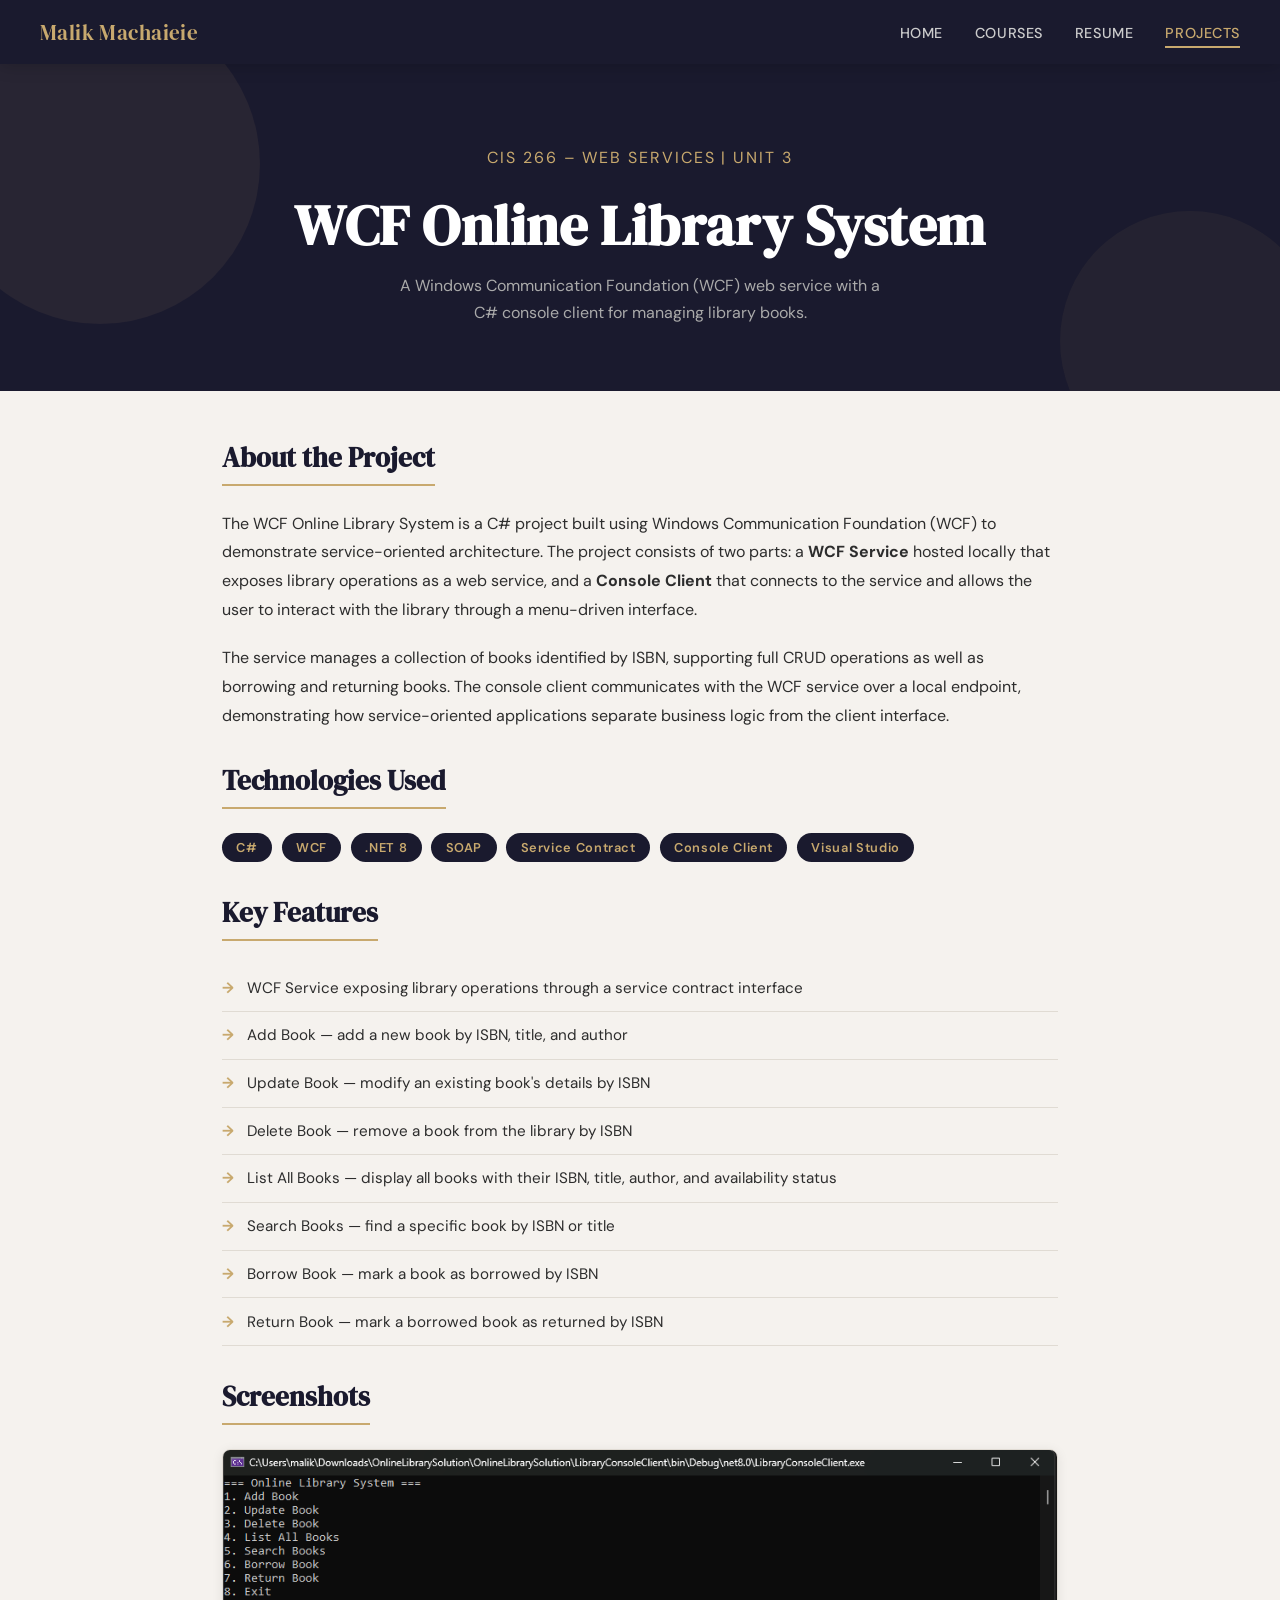
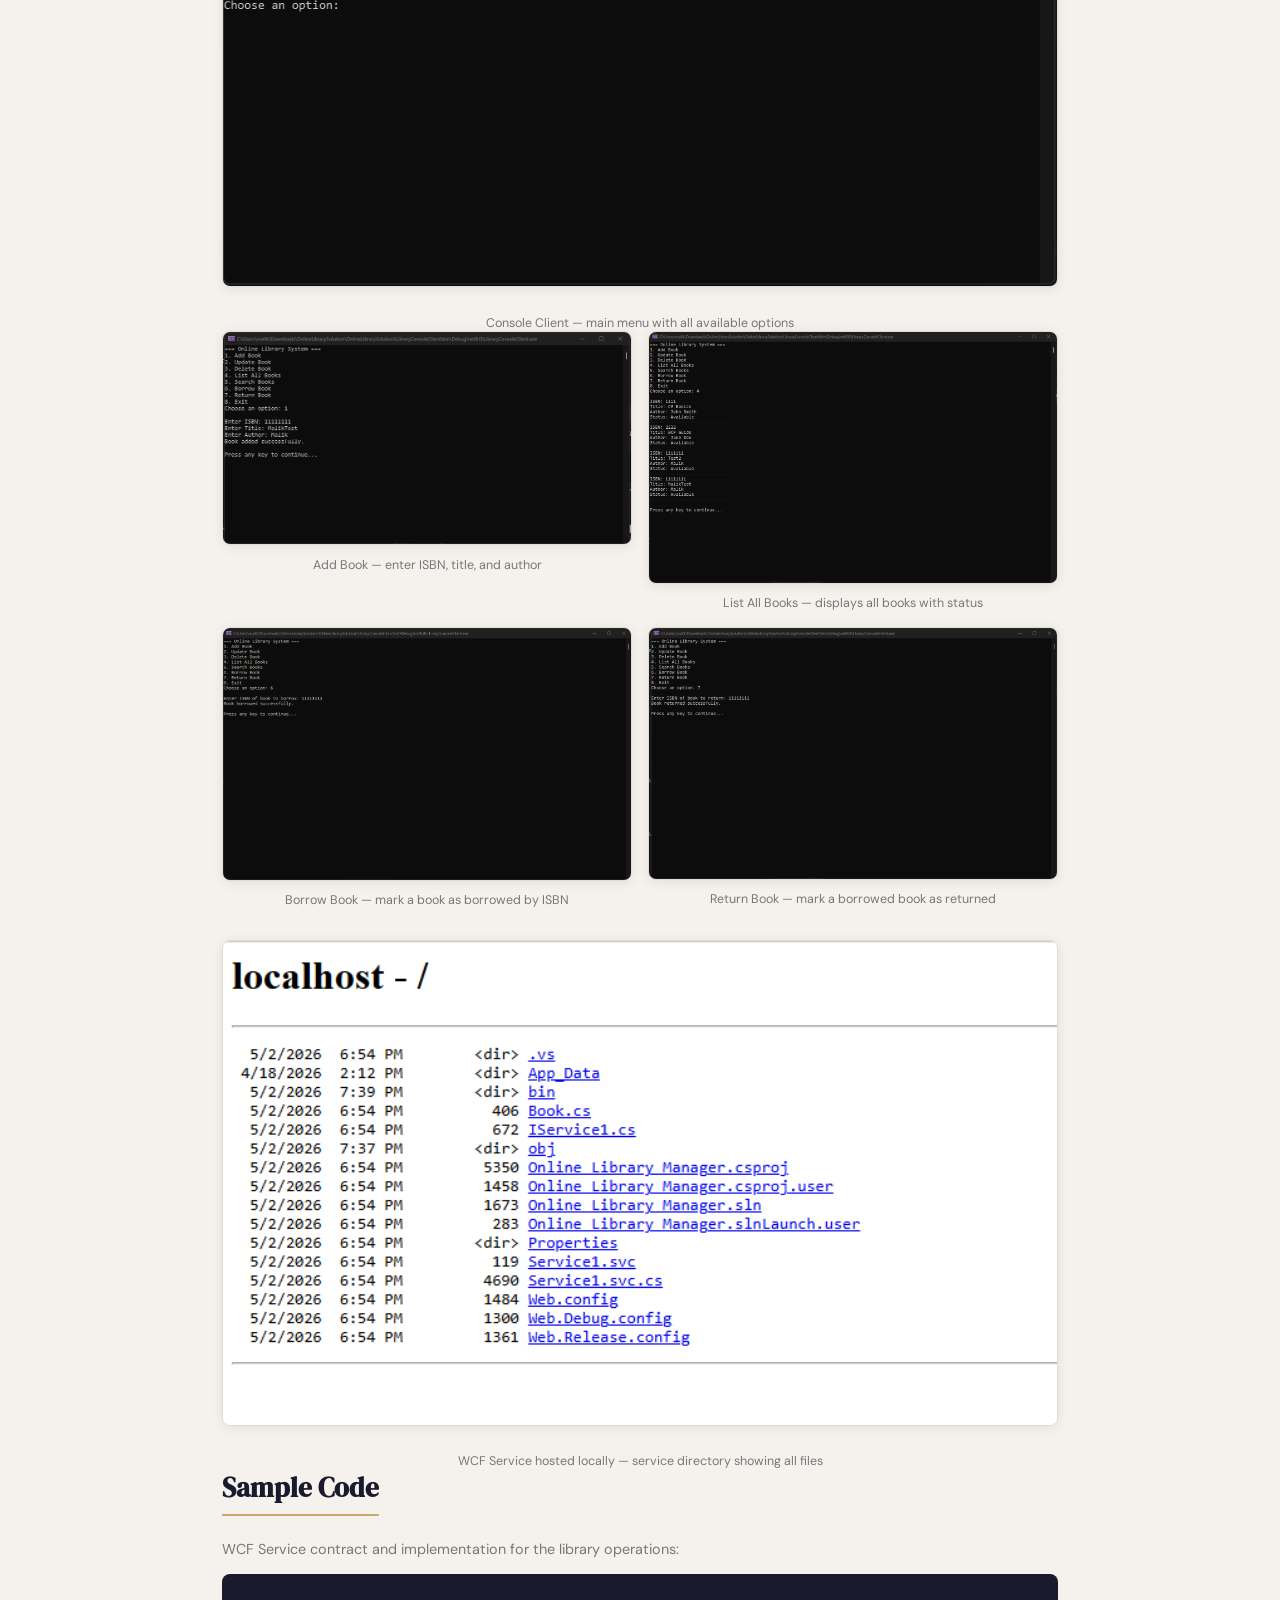
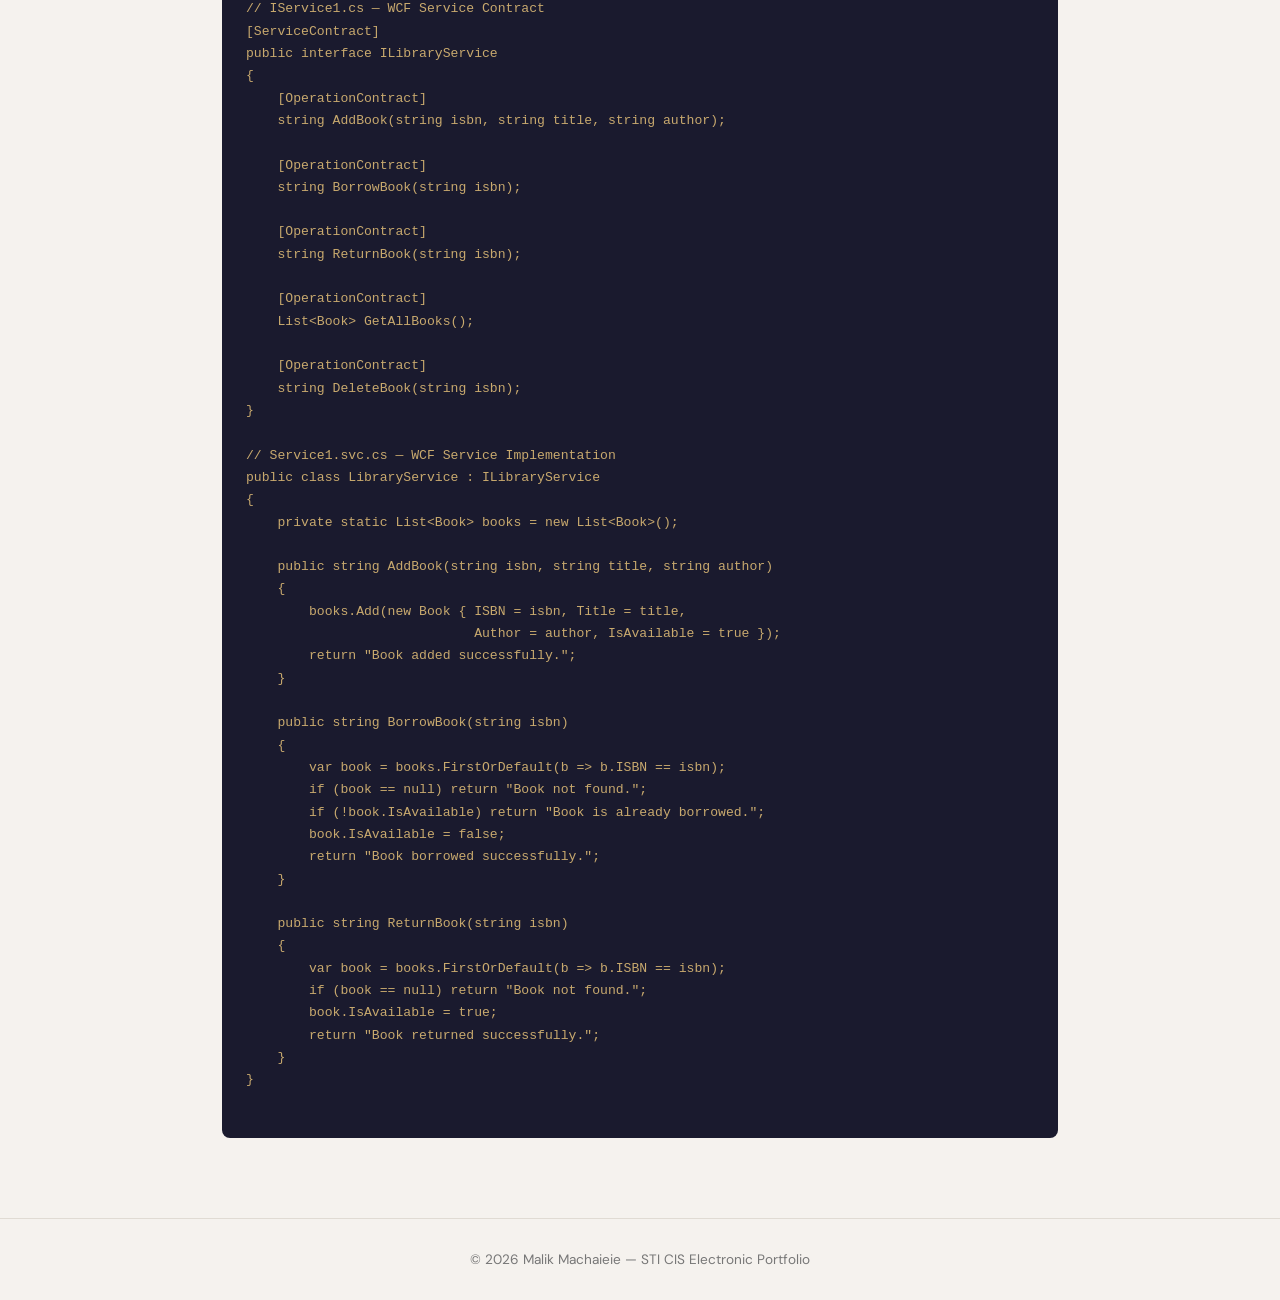
<file: projects/wcf-project.html>
<!DOCTYPE html>
<html lang="en">
<head>
    <meta charset="UTF-8" />
    <meta name="viewport" content="width=device-width, initial-scale=1.0" />
    <title>WCF Online Library – Malik Machaieie</title>
    <link rel="stylesheet" href="../style.css" />
    <style>
        .tech-stack {
            display: flex;
            flex-wrap: wrap;
            gap: 0.6rem;
            margin-bottom: 2rem;
        }

        .tech-badge {
            background: var(--primary);
            color: var(--accent);
            font-size: 0.8rem;
            font-weight: 600;
            letter-spacing: 0.05em;
            padding: 0.35rem 0.9rem;
            border-radius: 20px;
        }

        .feature-list {
            list-style: none;
            padding: 0;
            margin-bottom: 2rem;
        }

            .feature-list li {
                padding: 0.7rem 0;
                border-bottom: 1px solid var(--border);
                font-size: 0.95rem;
                line-height: 1.6;
                display: flex;
                gap: 0.8rem;
            }

                .feature-list li::before {
                    content: '→';
                    color: var(--accent);
                    font-weight: bold;
                    flex-shrink: 0;
                }

        .screenshot-grid {
            display: grid;
            grid-template-columns: 1fr 1fr;
            gap: 1rem;
            margin-bottom: 2rem;
        }

            .screenshot-grid img {
                width: 100%;
                border-radius: 8px;
                border: 1px solid var(--border);
                box-shadow: 0 2px 12px rgba(0,0,0,0.08);
                cursor: pointer;
            }

        .screenshot-full img {
            width: 100%;
            border-radius: 8px;
            border: 1px solid var(--border);
            box-shadow: 0 2px 12px rgba(0,0,0,0.08);
            cursor: pointer;
            margin-bottom: 1rem;
        }

        .screenshot-caption {
            text-align: center;
            font-size: 0.78rem;
            color: var(--text-muted);
            margin-top: 0.4rem;
        }

        @media (max-width: 600px) {
            .screenshot-grid {
                grid-template-columns: 1fr;
            }
        }
    </style>
</head>
<body>

    <nav>
        <a class="logo" href="../index.html">Malik Machaieie</a>
        <ul>
            <li><a href="../index.html">Home</a></li>
            <li><a href="../CIS_Syllabi.html">Courses</a></li>
            <li><a href="../pdfs/MalikMachaieieResume.pdf" target="_blank">Resume</a></li>
            <li><a href="../index.html#projects" class="active">Projects</a></li>
        </ul>
    </nav>

    <header>
        <p class="subtitle">CIS 266 – Web Services | Unit 3</p>
        <h1>WCF Online Library System</h1>
        <p>A Windows Communication Foundation (WCF) web service with a C# console client for managing library books.</p>
    </header>

    <main>

        <h2 class="section-title">About the Project</h2>
        <p style="margin-bottom:1.2rem; line-height:1.8;">
            The WCF Online Library System is a C# project built using Windows Communication Foundation (WCF)
            to demonstrate service-oriented architecture. The project consists of two parts: a <strong>WCF Service</strong>
            hosted locally that exposes library operations as a web service, and a <strong>Console Client</strong>
            that connects to the service and allows the user to interact with the library through a menu-driven interface.
        </p>
        <p style="margin-bottom:2rem; line-height:1.8;">
            The service manages a collection of books identified by ISBN, supporting full CRUD operations as well
            as borrowing and returning books. The console client communicates with the WCF service over a local
            endpoint, demonstrating how service-oriented applications separate business logic from the client interface.
        </p>

        <h2 class="section-title">Technologies Used</h2>
        <div class="tech-stack">
            <span class="tech-badge">C#</span>
            <span class="tech-badge">WCF</span>
            <span class="tech-badge">.NET 8</span>
            <span class="tech-badge">SOAP</span>
            <span class="tech-badge">Service Contract</span>
            <span class="tech-badge">Console Client</span>
            <span class="tech-badge">Visual Studio</span>
        </div>

        <h2 class="section-title">Key Features</h2>
        <ul class="feature-list">
            <li>WCF Service exposing library operations through a service contract interface</li>
            <li>Add Book — add a new book by ISBN, title, and author</li>
            <li>Update Book — modify an existing book's details by ISBN</li>
            <li>Delete Book — remove a book from the library by ISBN</li>
            <li>List All Books — display all books with their ISBN, title, author, and availability status</li>
            <li>Search Books — find a specific book by ISBN or title</li>
            <li>Borrow Book — mark a book as borrowed by ISBN</li>
            <li>Return Book — mark a borrowed book as returned by ISBN</li>
        </ul>

        <h2 class="section-title">Screenshots</h2>

        <div class="screenshot-full">
            <a href="images/wcf-1.png" target="_blank">
                <img src="images/wcf-1.png" alt="WCF Console Client Main Menu" />
            </a>
            <p class="screenshot-caption">Console Client — main menu with all available options</p>
        </div>

        <div class="screenshot-grid">
            <div>
                <a href="images/wcf-2.png" target="_blank">
                    <img src="images/wcf-2.png" alt="Add Book" />
                </a>
                <p class="screenshot-caption">Add Book — enter ISBN, title, and author</p>
            </div>
            <div>
                <a href="images/wcf-3.png" target="_blank">
                    <img src="images/wcf-3.png" alt="List All Books" />
                </a>
                <p class="screenshot-caption">List All Books — displays all books with status</p>
            </div>
            <div>
                <a href="images/wcf-4.png" target="_blank">
                    <img src="images/wcf-4.png" alt="Borrow Book" />
                </a>
                <p class="screenshot-caption">Borrow Book — mark a book as borrowed by ISBN</p>
            </div>
            <div>
                <a href="images/wcf-5.png" target="_blank">
                    <img src="images/wcf-5.png" alt="Return Book" />
                </a>
                <p class="screenshot-caption">Return Book — mark a borrowed book as returned</p>
            </div>
        </div>

        <div class="screenshot-full">
            <a href="images/wcf-6.png" target="_blank">
                <img src="images/wcf-6.png" alt="WCF Service Directory" />
            </a>
            <p class="screenshot-caption">WCF Service hosted locally — service directory showing all files</p>
        </div>

        <h2 class="section-title">Sample Code</h2>
        <p style="margin-bottom:1rem; font-size:0.9rem; color:var(--text-muted);">WCF Service contract and implementation for the library operations:</p>
        <pre style="background:#1a1a2e; color:#c8a96e; padding:1.5rem; border-radius:8px; overflow-x:auto; font-size:0.82rem; line-height:1.7;">
// IService1.cs — WCF Service Contract
[ServiceContract]
public interface ILibraryService
{
    [OperationContract]
    string AddBook(string isbn, string title, string author);

    [OperationContract]
    string BorrowBook(string isbn);

    [OperationContract]
    string ReturnBook(string isbn);

    [OperationContract]
    List&lt;Book&gt; GetAllBooks();

    [OperationContract]
    string DeleteBook(string isbn);
}

// Service1.svc.cs — WCF Service Implementation
public class LibraryService : ILibraryService
{
    private static List&lt;Book&gt; books = new List&lt;Book&gt;();

    public string AddBook(string isbn, string title, string author)
    {
        books.Add(new Book { ISBN = isbn, Title = title,
                             Author = author, IsAvailable = true });
        return "Book added successfully.";
    }

    public string BorrowBook(string isbn)
    {
        var book = books.FirstOrDefault(b => b.ISBN == isbn);
        if (book == null) return "Book not found.";
        if (!book.IsAvailable) return "Book is already borrowed.";
        book.IsAvailable = false;
        return "Book borrowed successfully.";
    }

    public string ReturnBook(string isbn)
    {
        var book = books.FirstOrDefault(b => b.ISBN == isbn);
        if (book == null) return "Book not found.";
        book.IsAvailable = true;
        return "Book returned successfully.";
    }
}
    </pre>

    </main>

    <footer>
        &copy; 2026 Malik Machaieie &mdash; STI CIS Electronic Portfolio
    </footer>

</body>
</html>
</file>
<file: style.css>
@import url('https://fonts.googleapis.com/css2?family=DM+Serif+Display&family=DM+Sans:wght@300;400;500;600&display=swap');

:root {
  --bg: #f5f2ee;
  --surface: #ffffff;
  --primary: #1a1a2e;
  --accent: #c8a96e;
  --accent-dark: #a8893e;
  --text: #2d2d2d;
  --text-muted: #777;
  --border: #e0dbd3;
  --nav-height: 64px;
}

* {
  margin: 0;
  padding: 0;
  box-sizing: border-box;
}

body {
  font-family: 'DM Sans', sans-serif;
  background-color: var(--bg);
  color: var(--text);
  min-height: 100vh;
}

/* NAV */
nav {
  position: sticky;
  top: 0;
  z-index: 100;
  background: var(--primary);
  height: var(--nav-height);
  display: flex;
  align-items: center;
  justify-content: space-between;
  padding: 0 2.5rem;
  box-shadow: 0 2px 16px rgba(0,0,0,0.18);
}

nav .logo {
  font-family: 'DM Serif Display', serif;
  color: var(--accent);
  font-size: 1.3rem;
  letter-spacing: 0.02em;
  text-decoration: none;
}

nav ul {
  list-style: none;
  display: flex;
  gap: 2rem;
}

nav ul li a {
  color: #ccc;
  text-decoration: none;
  font-size: 0.9rem;
  font-weight: 500;
  letter-spacing: 0.04em;
  text-transform: uppercase;
  transition: color 0.2s;
  padding-bottom: 4px;
  border-bottom: 2px solid transparent;
}

nav ul li a:hover,
nav ul li a.active {
  color: var(--accent);
  border-bottom-color: var(--accent);
}

/* HEADER */
header {
  background: var(--primary);
  color: white;
  padding: 5rem 2.5rem 4rem;
  text-align: center;
  position: relative;
  overflow: hidden;
}

header::before {
  content: '';
  position: absolute;
  top: -60px; left: -60px;
  width: 320px; height: 320px;
  border-radius: 50%;
  background: rgba(200, 169, 110, 0.08);
  pointer-events: none;
}

header::after {
  content: '';
  position: absolute;
  bottom: -80px; right: -40px;
  width: 260px; height: 260px;
  border-radius: 50%;
  background: rgba(200, 169, 110, 0.06);
  pointer-events: none;
}

header h1 {
  font-family: 'DM Serif Display', serif;
  font-size: clamp(2.2rem, 5vw, 3.5rem);
  letter-spacing: 0.01em;
  color: #fff;
  margin-bottom: 0.5rem;
}

header .subtitle {
  color: var(--accent);
  font-size: 1rem;
  font-weight: 400;
  letter-spacing: 0.12em;
  text-transform: uppercase;
  margin-bottom: 1rem;
}

header p {
  color: #aaa;
  font-size: 1rem;
  max-width: 480px;
  margin: 0 auto;
  line-height: 1.7;
}

/* MAIN CONTENT */
main {
  max-width: 900px;
  margin: 0 auto;
  padding: 3rem 2rem 5rem;
}

/* SECTION TITLES */
.section-title {
  font-family: 'DM Serif Display', serif;
  font-size: 1.7rem;
  color: var(--primary);
  margin-bottom: 1.5rem;
  padding-bottom: 0.5rem;
  border-bottom: 2px solid var(--accent);
  display: inline-block;
}

/* CARDS */
.card-grid {
  display: grid;
  grid-template-columns: repeat(auto-fit, minmax(260px, 1fr));
  gap: 1.5rem;
  margin-bottom: 3rem;
}

.card {
  background: var(--surface);
  border: 1px solid var(--border);
  border-radius: 10px;
  padding: 1.6rem;
  transition: box-shadow 0.2s, transform 0.2s;
  text-decoration: none;
  color: var(--text);
  display: block;
}

.card:hover {
  box-shadow: 0 6px 24px rgba(26,26,46,0.10);
  transform: translateY(-3px);
}

.card .card-icon {
  font-size: 1.8rem;
  margin-bottom: 0.8rem;
}

.card h3 {
  font-family: 'DM Serif Display', serif;
  font-size: 1.15rem;
  margin-bottom: 0.4rem;
  color: var(--primary);
}

.card p {
  font-size: 0.88rem;
  color: var(--text-muted);
  line-height: 1.6;
}

/* TABLE (Syllabi) */
.syllabus-table {
  width: 100%;
  border-collapse: collapse;
  background: var(--surface);
  border-radius: 10px;
  overflow: hidden;
  box-shadow: 0 2px 12px rgba(0,0,0,0.06);
  margin-bottom: 3rem;
}

.syllabus-table th {
  background: var(--primary);
  color: var(--accent);
  font-family: 'DM Serif Display', serif;
  font-size: 1rem;
  padding: 1rem 1.4rem;
  text-align: left;
  font-weight: normal;
}

.syllabus-table td {
  padding: 0.9rem 1.4rem;
  border-bottom: 1px solid var(--border);
  font-size: 0.92rem;
}

.syllabus-table tr:last-child td {
  border-bottom: none;
}

.syllabus-table tr:hover td {
  background: #faf8f5;
}

.syllabus-table a {
  color: var(--accent-dark);
  font-weight: 600;
  text-decoration: none;
}

.syllabus-table a:hover {
  text-decoration: underline;
}

.badge {
  display: inline-block;
  background: var(--accent);
  color: white;
  font-size: 0.7rem;
  font-weight: 600;
  letter-spacing: 0.06em;
  text-transform: uppercase;
  padding: 2px 8px;
  border-radius: 20px;
  margin-left: 6px;
}

/* BUTTON */
.btn {
  display: inline-block;
  background: var(--primary);
  color: white;
  padding: 0.7rem 1.5rem;
  border-radius: 6px;
  text-decoration: none;
  font-size: 0.9rem;
  font-weight: 500;
  transition: background 0.2s;
  margin-top: 0.5rem;
}

.btn:hover {
  background: var(--accent-dark);
}

.btn-outline {
  background: transparent;
  border: 2px solid var(--primary);
  color: var(--primary);
}

.btn-outline:hover {
  background: var(--primary);
  color: white;
}

/* FOOTER */
footer {
  text-align: center;
  padding: 2rem;
  color: var(--text-muted);
  font-size: 0.85rem;
  border-top: 1px solid var(--border);
}

/* UTILITY */
.mb-4 { margin-bottom: 2rem; }
.mt-2 { margin-top: 1rem; }
.note {
  background: #fdf8ee;
  border-left: 3px solid var(--accent);
  padding: 0.8rem 1.2rem;
  font-size: 0.88rem;
  color: var(--text-muted);
  border-radius: 0 6px 6px 0;
  margin-bottom: 1.5rem;
}
</file>
